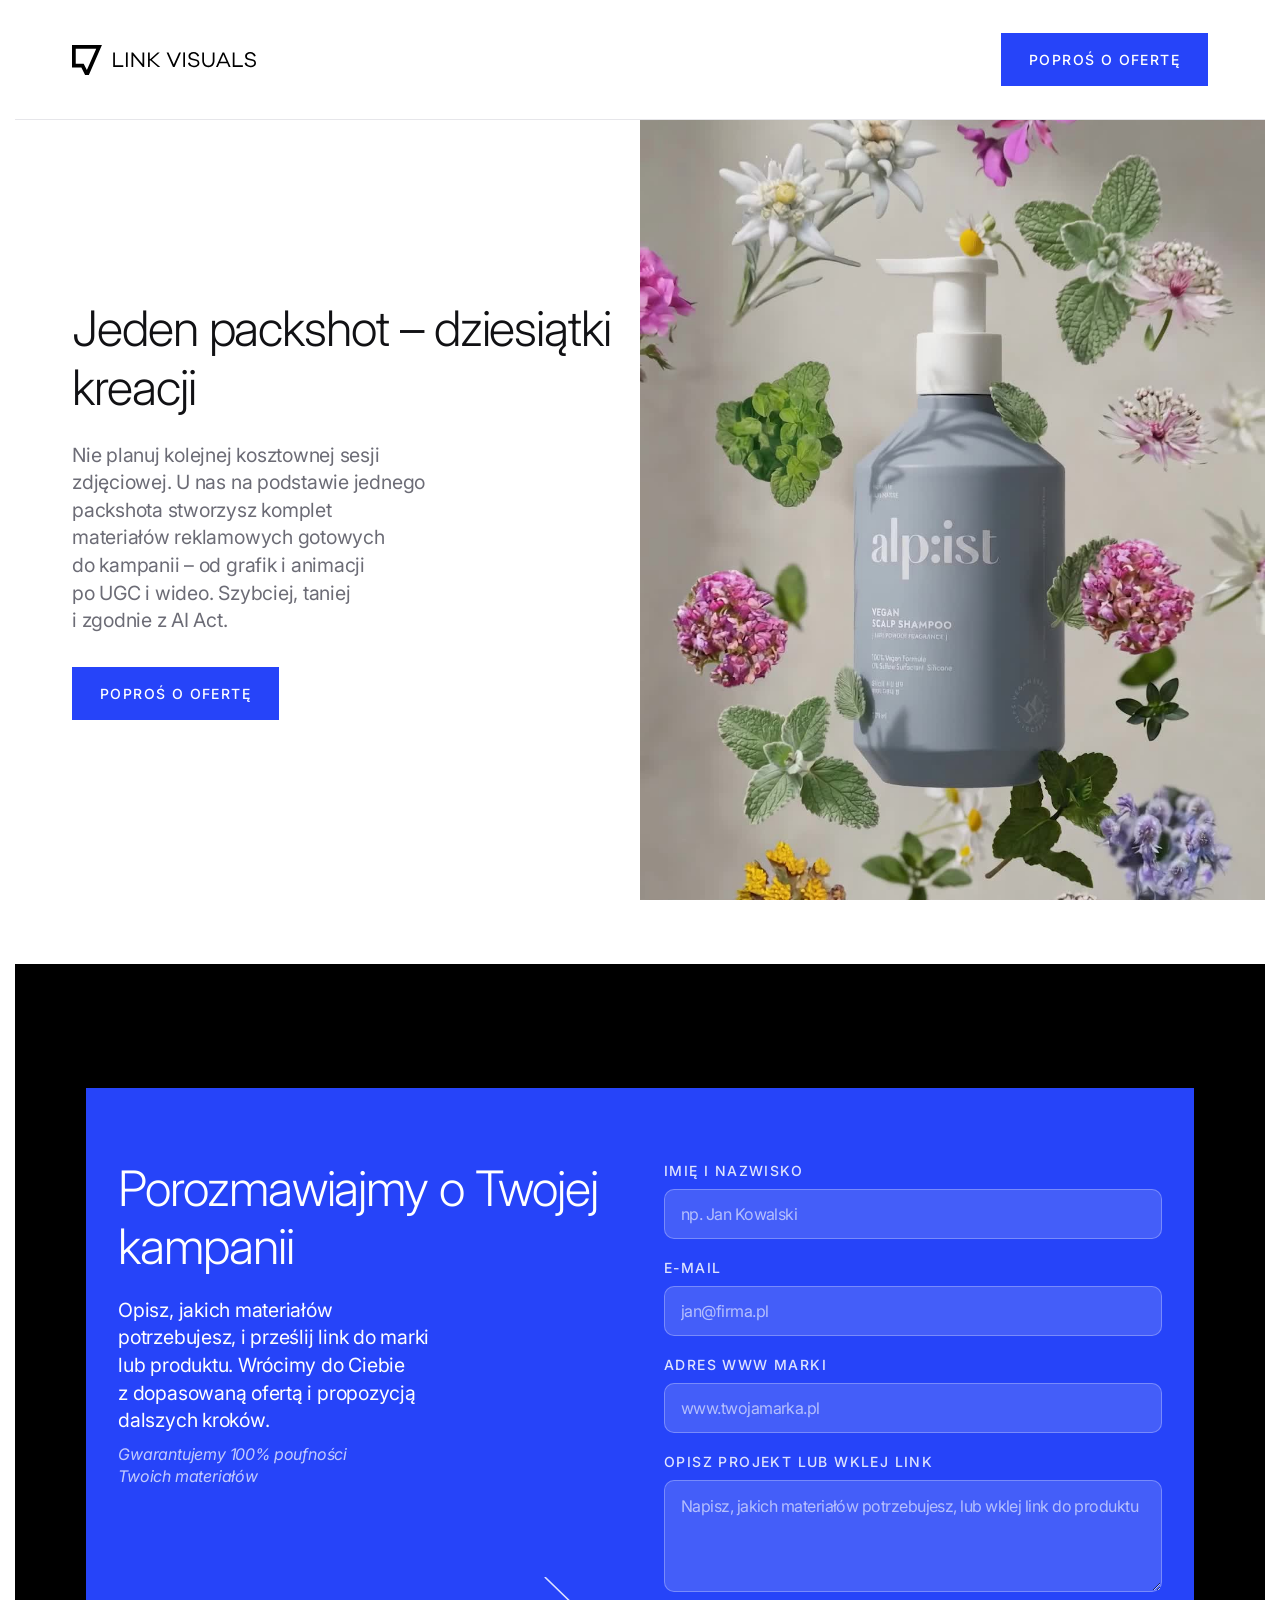
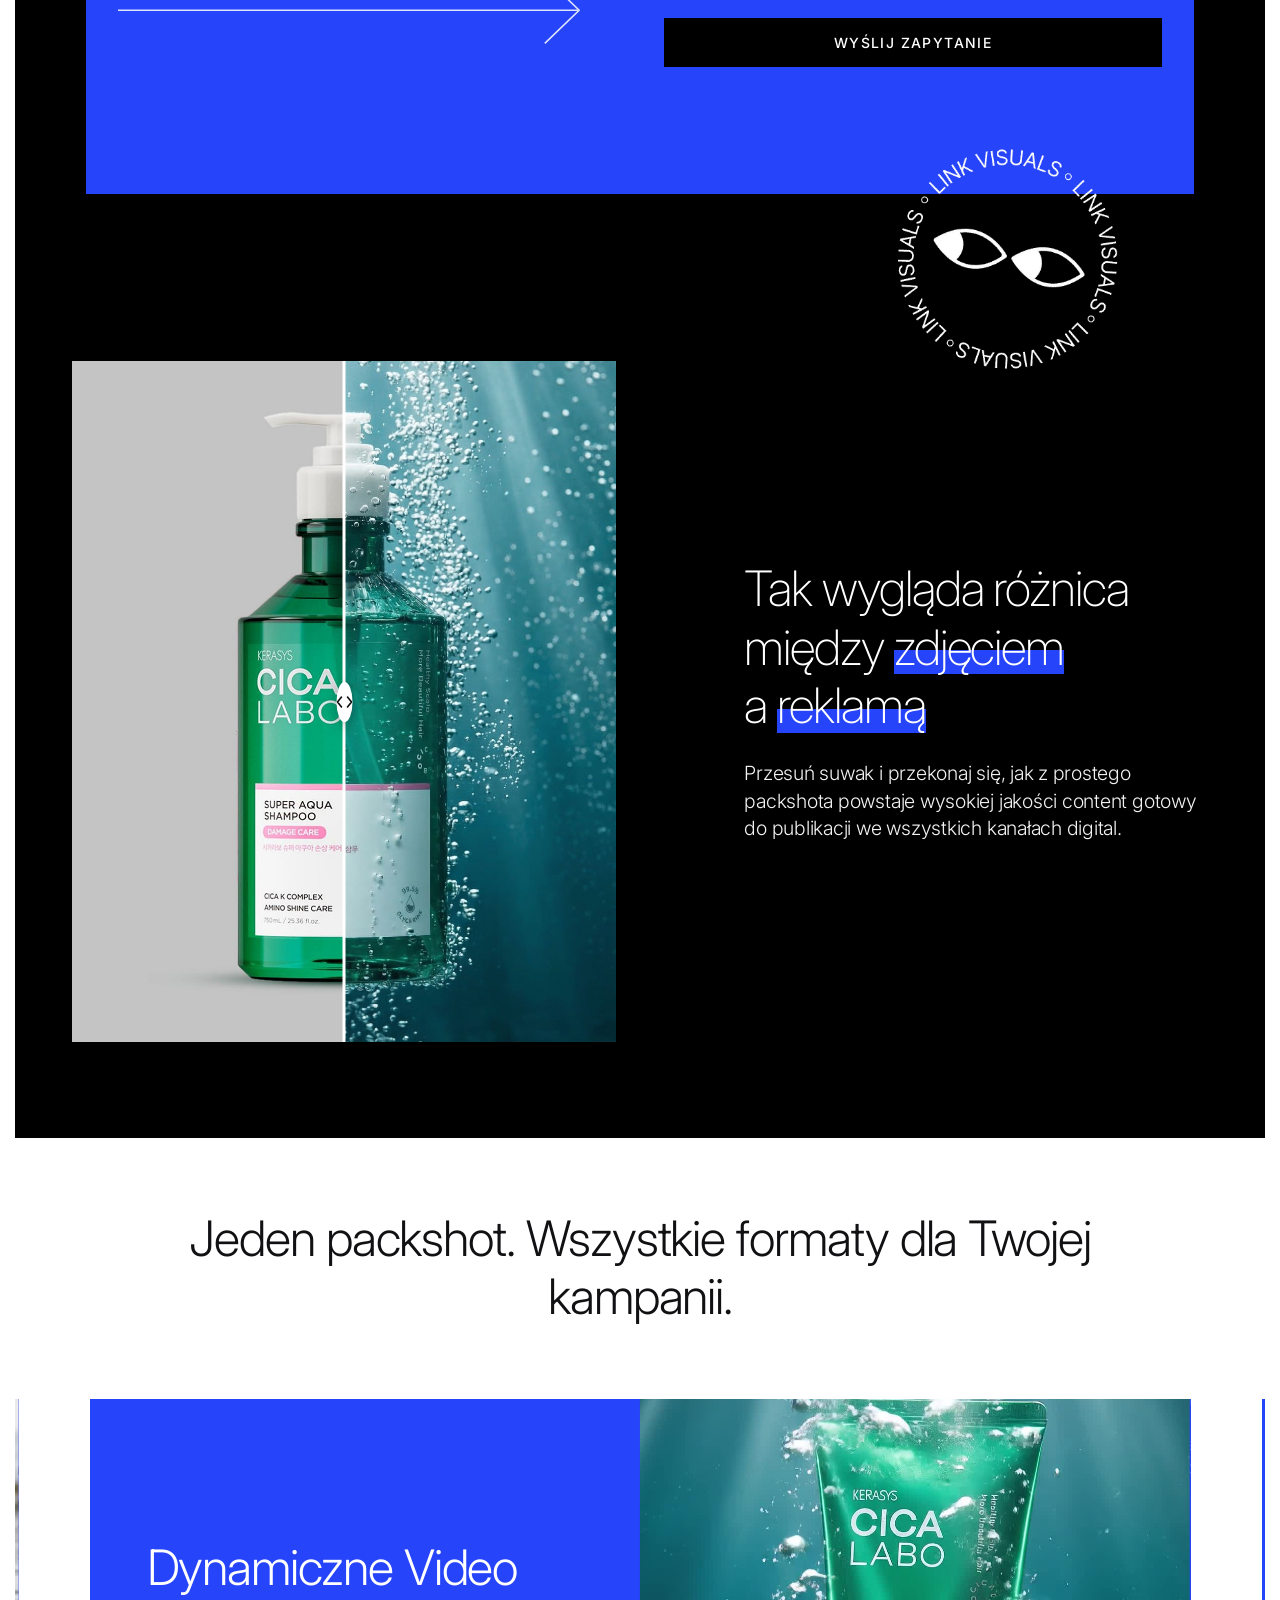
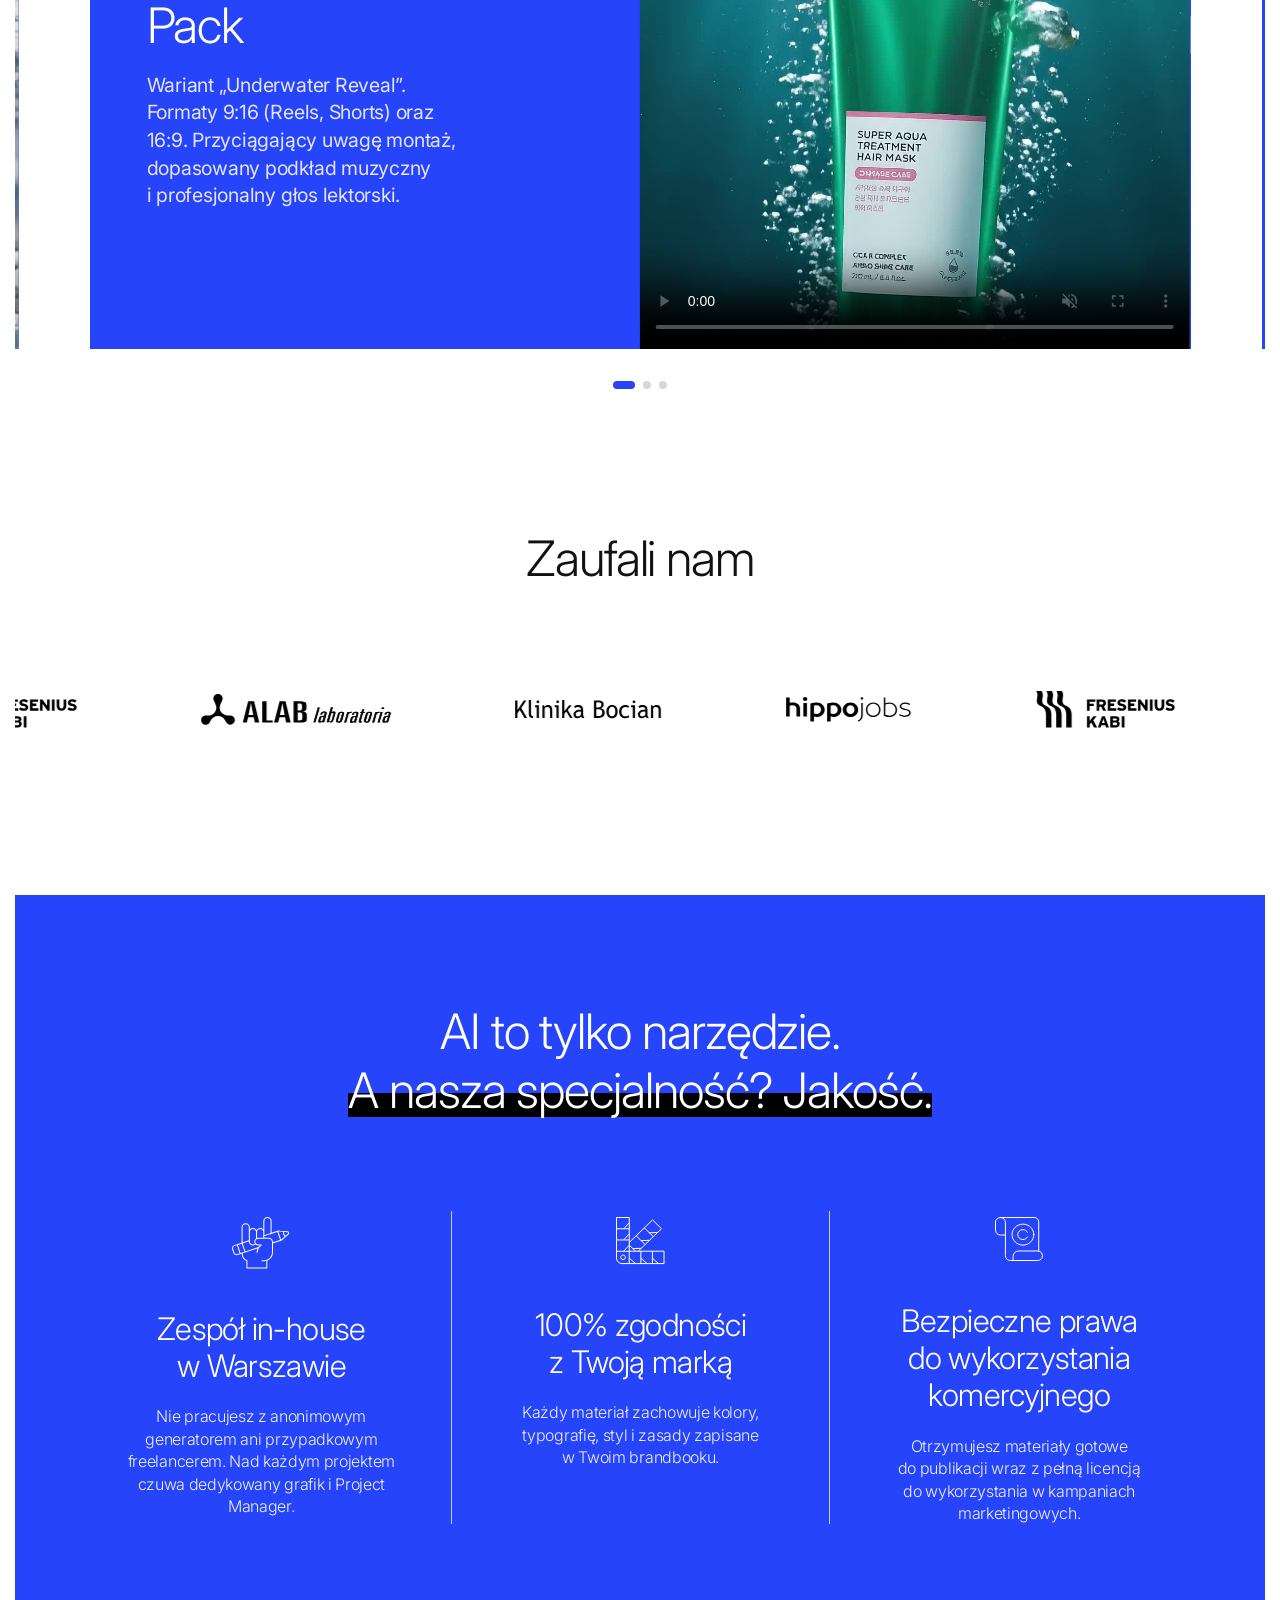
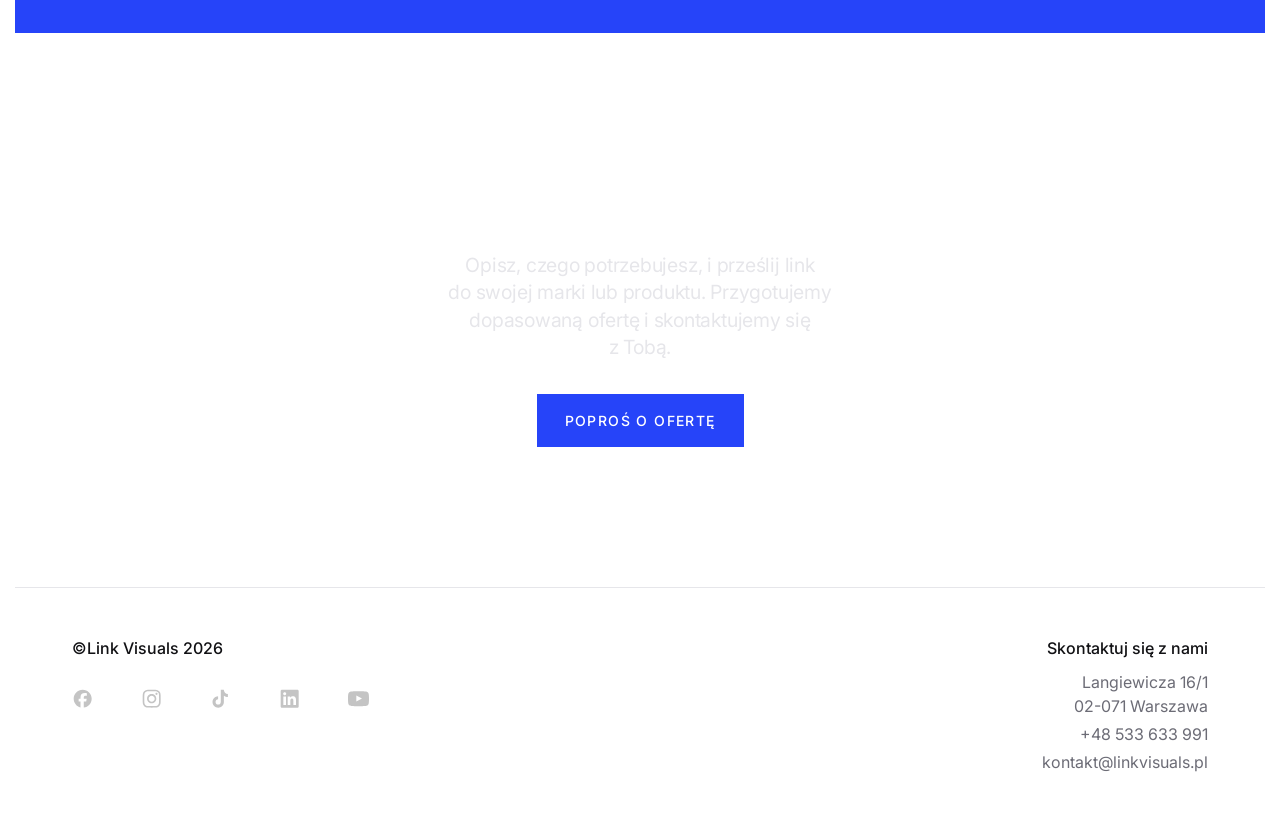
<file: index.html>
<!DOCTYPE html>
<html lang="pl">
<head>
<meta charset="UTF-8">
<meta name="viewport" content="width=device-width, initial-scale=1.0">
<title>Link Visuals – Jeden packshot, dziesiątki kreacji</title>
<meta name="description" content="Z jednego packshota tworzymy komplet materiałów reklamowych: grafiki, animacje, UGC i wideo gotowe do kampanii.">
<link rel="preconnect" href="https://fonts.googleapis.com">
<link rel="preconnect" href="https://fonts.gstatic.com" crossorigin>
<link href="https://fonts.googleapis.com/css2?family=Inter:wght@200;300;400;500;600;700;800&display=swap" rel="stylesheet">
<link rel="stylesheet" href="assets/css/style.css?v=11">
<link rel="icon" type="image/svg+xml" href="assets/img/favicon.svg">
</head>
<body>

<header class="site-header">
  <div class="container header-inner">
    <a href="#" class="logo">
      <img src="assets/svg/logo-lv-black.svg" alt="Link Visuals" class="logo-mark" width="300" height="49">
    </a>
    <a href="#kontakt-formularz" class="btn btn-primary btn-sm">Poproś o&nbsp;ofertę</a>
  </div>
</header>

<main>

  <!-- HERO -->
  <section class="hero">
    <div class="container hero-grid">
      <div class="hero-copy">
        <h1>Jeden packshot – dziesiątki kreacji</h1>
        <p class="lead">Nie planuj kolejnej kosztownej sesji zdjęciowej. U&nbsp;nas na&nbsp;podstawie jednego packshota stworzysz komplet materiałów reklamowych gotowych do&nbsp;kampanii – od&nbsp;grafik i&nbsp;animacji po&nbsp;UGC i&nbsp;wideo. Szybciej, taniej i&nbsp;zgodnie z&nbsp;AI Act.</p>
        <a href="#kontakt-formularz" class="btn btn-primary">Poproś o&nbsp;ofertę</a>
      </div>
      <div class="hero-media">
        <video class="hero-video" src="assets/video/hero-video.mp4" poster="assets/img/hero-video-poster.jpg" autoplay muted loop playsinline preload="auto">
          <img src="assets/img/hero-video-poster.jpg" alt="Packshot produktu kosmetycznego wśród kwiatów">
        </video>
      </div>
    </div>
  </section>

  <!-- LEAD FORM + BADGE -->
  <section class="lead-section" id="kontakt-formularz">
    <div class="lead-form-band">
      <div class="container lead-grid">
        <div class="lead-copy">
          <h2>Porozmawiajmy o&nbsp;Twojej kampanii</h2>
          <p>Opisz, jakich materiałów potrzebujesz, i&nbsp;prześlij link do&nbsp;marki lub produktu. Wrócimy do&nbsp;Ciebie z&nbsp;dopasowaną ofertą i&nbsp;propozycją dalszych kroków.</p>
          <p class="muted"><em>Gwarantujemy 100% poufności Twoich materiałów</em></p>
          <!-- geometria z referencji: prosta linia 460px, grot 34x66, na wysokości przycisku -->
          <svg class="lead-arrow" width="462" height="67" viewBox="0 0 462 67" fill="none" xmlns="http://www.w3.org/2000/svg" aria-hidden="true">
            <line x1="0" y1="33.2" x2="460" y2="33.2" stroke="currentColor" stroke-width="1.6"/>
            <path d="M426.8 0 L461.1 33.2 L426.8 66.4" stroke="currentColor" stroke-width="1.6" fill="none"/>
          </svg>
        </div>

        <form class="lead-form" id="quoteForm" novalidate>
          <div class="field">
            <label for="fullname">Imię i&nbsp;nazwisko</label>
            <input type="text" id="fullname" name="fullname" placeholder="np. Jan Kowalski" required>
          </div>
          <div class="field">
            <label for="email">E-mail</label>
            <input type="email" id="email" name="email" placeholder="jan@firma.pl" required>
          </div>
          <div class="field">
            <label for="website">Adres www marki</label>
            <input type="text" id="website" name="website" placeholder="www.twojamarka.pl" required>
          </div>
          <div class="field">
            <label for="project">Opisz projekt lub wklej link</label>
            <textarea id="project" name="project" placeholder="Napisz, jakich materiałów potrzebujesz, lub wklej link do&nbsp;produktu" required></textarea>
          </div>
          <button type="submit" class="btn btn-light btn-block">Wyślij zapytanie</button>
          <p class="form-note" id="formNote" role="status" aria-live="polite"></p>
        </form>
      </div>

      <!-- znaczek siedzi na styku niebieskiej apli i czarnej sekcji,
           dlatego jest wewnątrz apli (top:100% = jej dolna krawędź) -->
      <div class="badge-stamp" aria-hidden="true">
        <img src="assets/img/badge-link-visuals.png" alt="" width="1080" height="1080">
      </div>
    </div>

    <!-- BEFORE / AFTER -->
    <div class="container compare-grid">
      <div class="compare-media">
        <div class="compare-slider" id="compareSlider">
          <img src="assets/img/compare-after.jpg" alt="Produkt w dynamicznej kampanii reklamowej" class="compare-img compare-after">
          <div class="compare-clip" id="compareClip">
            <img src="assets/img/compare-before.jpg" alt="Zwykłe zdjęcie katalogowe produktu" class="compare-img compare-before">
          </div>
          <div class="compare-handle" id="compareHandle">
            <span class="compare-handle-icon">
              <svg width="16" height="16" viewBox="0 0 16 16" fill="none"><path d="M5 3L1 8l4 5M11 3l4 5-4 5" stroke="#0b0b0b" stroke-width="1.6" stroke-linecap="round" stroke-linejoin="round"/></svg>
            </span>
          </div>
        </div>
      </div>
      <div class="compare-copy">
        <h2>Tak wygląda różnica między <mark class="mark-accent">zdjęciem</mark> a&nbsp;<mark class="mark-accent">reklamą</mark></h2>
        <p>Przesuń suwak i&nbsp;przekonaj się, jak z&nbsp;prostego packshota powstaje wysokiej jakości content gotowy do&nbsp;publikacji we&nbsp;wszystkich kanałach digital.</p>
      </div>
    </div>
  </section>

  <!-- PACKAGES CAROUSEL -->
  <section class="packages">
    <div class="container">
      <h2 class="section-title">Jeden packshot. Wszystkie formaty dla Twojej kampanii.</h2>
    </div>
    <div class="carousel-wrap">
      <div class="carousel-track" id="carouselTrack">
        <article class="pack-card pack-card--video">
          <div class="pack-copy">
            <h3>Dynamiczne Video Pack</h3>
            <p>Wariant „Underwater Reveal”. Formaty 9:16 (Reels, Shorts) oraz 16:9. Przyciągający uwagę montaż, dopasowany podkład muzyczny i&nbsp;profesjonalny głos lektorski.</p>
          </div>
          <video src="assets/video/pack-underwater.mp4" poster="assets/img/pack-underwater-poster.jpg" autoplay muted loop controls playsinline preload="auto"></video>
        </article>
        <article class="pack-card pack-card--static">
          <div class="pack-copy">
            <h3>Dynamiczne Video Pack</h3>
            <p>Wariant „Lifestyle”. Produkt osadzony w&nbsp;naturalnym kontekście użycia – buduje zaufanie i&nbsp;autentyczność marki.</p>
          </div>
          <video src="assets/video/pack-lifestyle.mp4" poster="assets/img/pack-lifestyle-poster.jpg" autoplay muted loop controls playsinline preload="auto"></video>
        </article>
        <article class="pack-card pack-card--ab">
          <div class="pack-copy">
            <h3>Dynamiczne Video Pack</h3>
            <p>Wariant „Natura”. Świeże, plenerowe ujęcie produktu – świetnie sprawdza się jako hook zatrzymujący scrollowanie.</p>
          </div>
          <video src="assets/video/pack-river.mp4" poster="assets/img/pack-river-poster.jpg" autoplay muted loop controls playsinline preload="auto"></video>
        </article>
      </div>
      <div class="carousel-dots" id="carouselDots"></div>
    </div>
  </section>

  <!-- TRUST LOGOS -->
  <section class="trust">
    <div class="container">
      <h2 class="section-title section-title--sm">Zaufali nam</h2>
    </div>
    <div class="trust-marquee" id="trustMarquee" aria-label="Logotypy klientów">
      <div class="trust-track" id="trustTrack">
        <div class="trust-logo-group">
          <img src="assets/svg/logo-fresenius.svg" alt="Fresenius Kabi" class="trust-logo trust-logo--fresenius" width="157" height="42" loading="lazy">
          <img src="assets/svg/logo-alab.svg" alt="ALAB laboratoria" class="trust-logo trust-logo--alab" width="212" height="34" loading="lazy">
          <img src="assets/svg/logo-bocian.svg" alt="Klinika Bocian" class="trust-logo trust-logo--bocian" width="165" height="21" loading="lazy">
          <img src="assets/svg/logo-hippo.svg" alt="hippojobs" class="trust-logo trust-logo--hippo" width="142" height="29" loading="lazy">
        </div>
      </div>
    </div>
  </section>

  <!-- VALUE PROPS -->
  <section class="values">
    <div class="container">
      <h2 class="section-title section-title--light">AI to tylko narzędzie.<br><mark>A nasza specjalność? Jakość.</mark></h2>
      <div class="values-grid">
        <div class="value-item">
          <img src="assets/svg/icon-zespol.svg" alt="" class="value-icon" width="58" height="52">
          <h3>Zespół in-house<br>w&nbsp;Warszawie</h3>
          <p>Nie pracujesz z&nbsp;anonimowym generatorem ani przypadkowym freelancerem. Nad każdym projektem czuwa dedykowany grafik i&nbsp;Project Manager.</p>
        </div>
        <div class="value-item">
          <img src="assets/svg/icon-brandbook.svg" alt="" class="value-icon" width="49" height="48">
          <h3>100% zgodności<br>z&nbsp;Twoją marką</h3>
          <p>Każdy materiał zachowuje kolory, typografię, styl i&nbsp;zasady zapisane w&nbsp;Twoim brandbooku.</p>
        </div>
        <div class="value-item">
          <img src="assets/svg/icon-copyright.svg" alt="" class="value-icon" width="48" height="44">
          <h3>Bezpieczne prawa<br>do&nbsp;wykorzystania komercyjnego</h3>
          <p>Otrzymujesz materiały gotowe do&nbsp;publikacji wraz z&nbsp;pełną licencją do&nbsp;wykorzystania w&nbsp;kampaniach marketingowych.</p>
        </div>
      </div>
    </div>
  </section>

  <!-- FINAL CTA -->
  <section class="final-cta">
    <video class="final-cta-bg" autoplay muted loop playsinline preload="auto">
      <source src="assets/video/video-s7-mobile.mp4" media="(max-width: 900px)" type="video/mp4">
      <source src="assets/video/video-s7.mp4" type="video/mp4">
    </video>
    <div class="container final-cta-content">
      <h2>Jeden packshot. I&nbsp;ruszasz z&nbsp;kampanią.</h2>
      <p>Opisz, czego potrzebujesz, i&nbsp;prześlij link do&nbsp;swojej marki lub produktu. Przygotujemy dopasowaną ofertę i&nbsp;skontaktujemy się z&nbsp;Tobą.</p>
      <a href="#kontakt-formularz" class="btn btn-primary">Poproś o&nbsp;ofertę</a>
    </div>
  </section>

</main>

<footer class="site-footer">
  <div class="container footer-grid">
    <div class="footer-brand">
      <p>©Link Visuals 2026</p>
      <div class="social-icons">
        <a href="#" aria-label="Facebook"><img src="assets/svg/icon-facebook.svg" alt="" width="21" height="21"></a>
        <a href="#" aria-label="Instagram"><img src="assets/svg/icon-instagram.svg" alt="" width="21" height="21"></a>
        <a href="#" aria-label="TikTok"><img src="assets/svg/icon-tiktok.svg" alt="" width="21" height="21"></a>
        <a href="#" aria-label="LinkedIn"><img src="assets/svg/icon-linkedin.svg" alt="" width="21" height="21"></a>
        <a href="#" aria-label="YouTube"><img src="assets/svg/icon-youtube.svg" alt="" width="21" height="21"></a>
      </div>
    </div>
    <div class="footer-contact">
      <h3>Skontaktuj się z&nbsp;nami</h3>
      <p>Langiewicza 16/1<br>02-071 Warszawa</p>
      <p><a href="tel:+48533633991">+48 533 633 991</a></p>
      <p><a href="mailto:kontakt@linkvisuals.pl">kontakt@linkvisuals.pl</a></p>
    </div>
  </div>
</footer>

<script src="assets/js/main.js?v=5"></script>
</body>
</html>
</file>
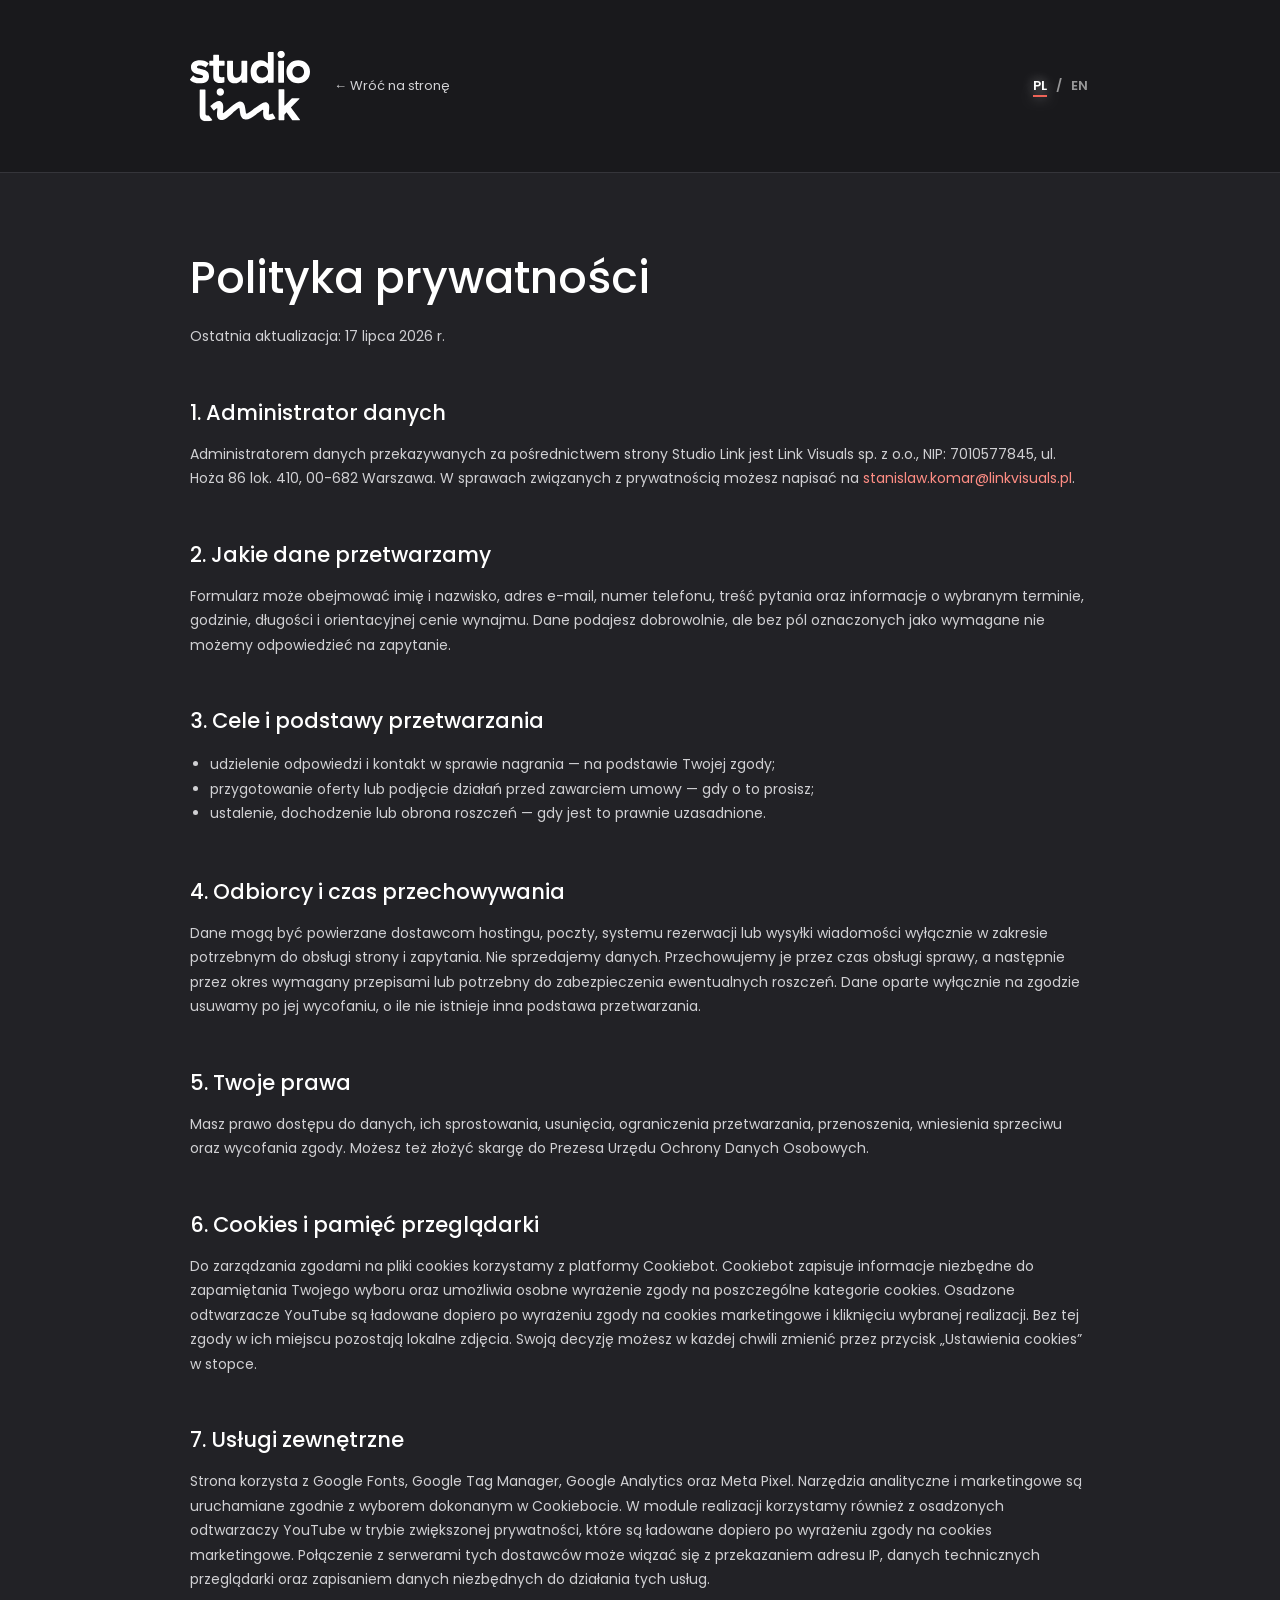
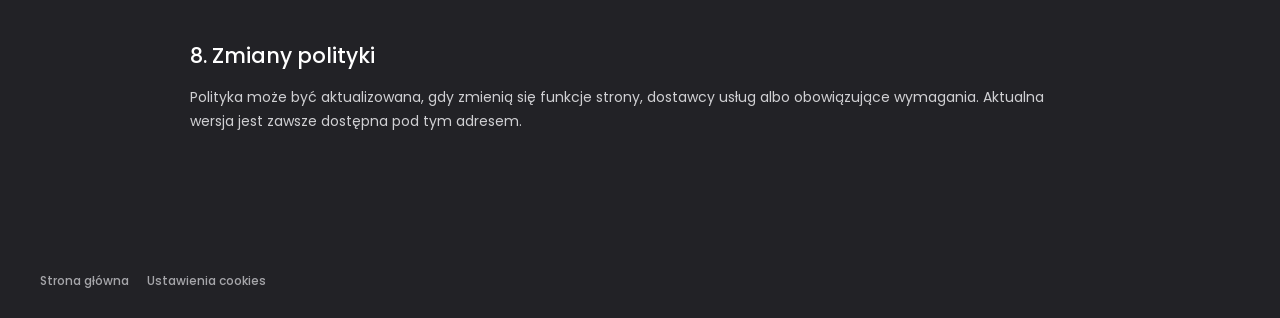
<file: privacy.html>
<!doctype html>
<html lang="pl">
  <head>
    <meta charset="UTF-8" />
    <meta name="viewport" content="width=device-width, initial-scale=1.0" />
    <!-- Google Consent Mode -->
    <script data-cookieconsent="ignore">
      window.dataLayer = window.dataLayer || [];
      function gtag() { dataLayer.push(arguments); }
      gtag('consent', 'default', {
        ad_personalization: 'denied',
        ad_storage: 'denied',
        ad_user_data: 'denied',
        analytics_storage: 'denied',
        functionality_storage: 'denied',
        personalization_storage: 'denied',
        security_storage: 'granted',
        wait_for_update: 500
      });
      gtag('set', 'ads_data_redaction', true);
      gtag('set', 'url_passthrough', true);
    </script>
    <!-- End Google Consent Mode -->
    <!-- Google Tag Manager -->
    <script data-cookieconsent="ignore">
      (function(w,d,s,l,i){w[l]=w[l]||[];w[l].push({'gtm.start':
      new Date().getTime(),event:'gtm.js'});var f=d.getElementsByTagName(s)[0],
      j=d.createElement(s),dl=l!='dataLayer'?'&l='+l:'';j.async=true;j.src=
      'https://www.googletagmanager.com/gtm.js?id='+i+dl;f.parentNode.insertBefore(j,f);
      })(window,document,'script','dataLayer','GTM-KMF7BQK');
    </script>
    <!-- End Google Tag Manager -->
    <script
      id="Cookiebot"
      src="https://consent.cookiebot.com/uc.js"
      data-cbid="f5338e39-4d0e-427c-aba7-2907a7adf9da"
      data-blockingmode="auto"
      type="text/javascript"
    ></script>
    <!-- Meta Pixel Code -->
    <script type="text/plain" data-cookieconsent="marketing">
      !function(f,b,e,v,n,t,s)
      {if(f.fbq)return;n=f.fbq=function(){n.callMethod?
      n.callMethod.apply(n,arguments):n.queue.push(arguments)};
      if(!f._fbq)f._fbq=n;n.push=n;n.loaded=!0;n.version='2.0';
      n.queue=[];t=b.createElement(e);t.async=!0;
      t.src=v;s=b.getElementsByTagName(e)[0];
      s.parentNode.insertBefore(t,s)}(window,document,'script',
      'https://connect.facebook.net/en_US/fbevents.js');
      fbq('init', '1255339172728681');
      fbq('track', 'PageView');
    </script>
    <!-- End Meta Pixel Code -->
    <meta name="theme-color" content="#222226" />
    <meta name="color-scheme" content="dark" />
    <meta name="description" content="Polityka prywatności i cookies Studio Link." />
    <meta name="robots" content="noindex,follow" />
    <title>Polityka prywatności — Studio Link</title>
    <link rel="canonical" href="https://studio.linkvisuals.pl/privacy.html" />
    <link rel="icon" href="assets/images/logo.svg?v=favicon-2" type="image/svg+xml" />
    <link rel="preconnect" href="https://fonts.googleapis.com" />
    <link rel="preconnect" href="https://fonts.gstatic.com" crossorigin />
    <link href="https://fonts.googleapis.com/css2?family=Poppins:wght@300;400;500;600;700&display=swap" rel="stylesheet" />
    <link rel="stylesheet" href="assets/styles/main.css?v=72" />
  </head>
  <body>
    <!-- Google Tag Manager (noscript) -->
    <noscript><iframe src="https://www.googletagmanager.com/ns.html?id=GTM-KMF7BQK" height="0" width="0" style="display:none;visibility:hidden"></iframe></noscript>
    <!-- End Google Tag Manager (noscript) -->
    <header class="privacy-header"><div class="privacy-header__inner"><a href="/"><img src="assets/images/logo.svg" width="197" height="116" alt="Studio Link" /></a><a href="/">← Wróć na stronę</a><div class="language-switch language-switch--static" role="group" aria-label="Language"><button type="button" data-language="pl">PL</button><span aria-hidden="true">/</span><button type="button" data-language="en">EN</button></div></div></header>
    <main class="privacy-page">
      <article class="privacy-article">
        <h1>Polityka prywatności</h1>
        <p>Ostatnia aktualizacja: 17 lipca 2026 r.</p>

        <section><h2>1. Administrator danych</h2><p>Administratorem danych przekazywanych za pośrednictwem strony Studio Link jest Link Visuals sp. z o.o., NIP: 7010577845, ul. Hoża 86 lok. 410, 00-682 Warszawa. W sprawach związanych z prywatnością możesz napisać na <a href="mailto:stanislaw.komar@linkvisuals.pl">stanislaw.komar@linkvisuals.pl</a>.</p></section>

        <section><h2>2. Jakie dane przetwarzamy</h2><p>Formularz może obejmować imię i nazwisko, adres e-mail, numer telefonu, treść pytania oraz informacje o wybranym terminie, godzinie, długości i orientacyjnej cenie wynajmu. Dane podajesz dobrowolnie, ale bez pól oznaczonych jako wymagane nie możemy odpowiedzieć na zapytanie.</p></section>

        <section><h2>3. Cele i podstawy przetwarzania</h2><ul><li>udzielenie odpowiedzi i kontakt w sprawie nagrania — na podstawie Twojej zgody;</li><li>przygotowanie oferty lub podjęcie działań przed zawarciem umowy — gdy o to prosisz;</li><li>ustalenie, dochodzenie lub obrona roszczeń — gdy jest to prawnie uzasadnione.</li></ul></section>

        <section><h2>4. Odbiorcy i czas przechowywania</h2><p>Dane mogą być powierzane dostawcom hostingu, poczty, systemu rezerwacji lub wysyłki wiadomości wyłącznie w zakresie potrzebnym do obsługi strony i zapytania. Nie sprzedajemy danych. Przechowujemy je przez czas obsługi sprawy, a następnie przez okres wymagany przepisami lub potrzebny do zabezpieczenia ewentualnych roszczeń. Dane oparte wyłącznie na zgodzie usuwamy po jej wycofaniu, o ile nie istnieje inna podstawa przetwarzania.</p></section>

        <section><h2>5. Twoje prawa</h2><p>Masz prawo dostępu do danych, ich sprostowania, usunięcia, ograniczenia przetwarzania, przenoszenia, wniesienia sprzeciwu oraz wycofania zgody. Możesz też złożyć skargę do Prezesa Urzędu Ochrony Danych Osobowych.</p></section>

        <section id="cookies"><h2>6. Cookies i pamięć przeglądarki</h2><p>Do zarządzania zgodami na pliki cookies korzystamy z platformy Cookiebot. Cookiebot zapisuje informacje niezbędne do zapamiętania Twojego wyboru oraz umożliwia osobne wyrażenie zgody na poszczególne kategorie cookies. Osadzone odtwarzacze YouTube są ładowane dopiero po wyrażeniu zgody na cookies marketingowe i kliknięciu wybranej realizacji. Bez tej zgody w ich miejscu pozostają lokalne zdjęcia. Swoją decyzję możesz w każdej chwili zmienić przez przycisk „Ustawienia cookies” w stopce.</p></section>

        <section><h2>7. Usługi zewnętrzne</h2><p>Strona korzysta z Google Fonts, Google Tag Manager, Google Analytics oraz Meta Pixel. Narzędzia analityczne i marketingowe są uruchamiane zgodnie z wyborem dokonanym w Cookiebocie. W module realizacji korzystamy również z osadzonych odtwarzaczy YouTube w trybie zwiększonej prywatności, które są ładowane dopiero po wyrażeniu zgody na cookies marketingowe. Połączenie z serwerami tych dostawców może wiązać się z przekazaniem adresu IP, danych technicznych przeglądarki oraz zapisaniem danych niezbędnych do działania tych usług.</p></section>

        <section><h2>8. Zmiany polityki</h2><p>Polityka może być aktualizowana, gdy zmienią się funkcje strony, dostawcy usług albo obowiązujące wymagania. Aktualna wersja jest zawsze dostępna pod tym adresem.</p></section>
      </article>
    </main>
    <footer class="footer"><div class="footer__legal"><a href="/">Strona główna</a><button type="button" data-cookie-settings>Ustawienia cookies</button></div></footer>
    <script charset="UTF-8" src="assets/scripts/i18n.js?v=12"></script>
    <script charset="UTF-8" src="assets/scripts/analytics.js?v=1"></script>
    <script charset="UTF-8" src="assets/scripts/main.js?v=53"></script>
  </body>
</html>
</file>
<file: assets/css/style.css>
/* ===== Reset & base ===== */
*, *::before, *::after { box-sizing: border-box; }
html { scrollbar-gutter: stable both-edges; }
html, body { margin: 0; padding: 0; }
body {
  font-family: 'Inter', -apple-system, BlinkMacSystemFont, 'Segoe UI', Roboto, Arial, sans-serif;
  color: #111114;
  background: #ffffff;
  line-height: 1.5;
  -webkit-font-smoothing: antialiased;
}
img { max-width: 100%; display: block; }
a { color: inherit; text-decoration: none; }
h1, h2, h3, p { margin: 0; }
ul { list-style: none; margin: 0; padding: 0; }
button { font-family: inherit; }

:root {
  /* kolory pobrane z referencji (Desktop.pdf) */
  --blue: #2644f9;
  --blue-dark: #1b25b8;
  --black: #000000;
  --gray-text: #6c6c76;
  --border-light: #e6e6ea;
  --radius-lg: 20px;
  --radius-md: 12px;
  --container-w: 1200px;

  /* Skala typograficzna z referencji (kanwa 1440px):
     nagłówki 55px/66px w.300, śródtytuły 35px/42px, tekst 22px/31px,
     drobny 16px, labelki i przyciski 14px CAPS +0.1em */
  --fs-h: clamp(2rem, 3.8194vw, 55px);
  --fs-h-sm: clamp(1.25rem, 2.4306vw, 35px);
  --fs-body: clamp(1rem, 1.5278vw, 22px);
  --fs-small: 16px;
  --fs-caps: 14px;
  --ls-h: -0.022em;
  --ls-body: -0.012em;
  --ls-caps: 0.1em;
  --lh-h: 1.2;
  --lh-body: 1.41;

  /* header startuje wysoki i kurczy się przy scrollowaniu */
  --header-h: 120px;
  --header-h-compact: 76px;
}

.container {
  max-width: var(--container-w);
  margin: 0 auto;
  padding: 0 32px;
}

/* Podświetlenie 1:1 z referencji: pasek o wysokości 0.4977em przesunięty w dół —
   górna krawędź 0.2523em pod górą x-height, dolna 0.189em pod linią pisma.
   Rysowany gradientem, bo tło elementu inline objęłoby całą wysokość pudełka.
   Litery zostają w kolorze tekstu, pasek jest tylko za nimi. */
mark {
  background: linear-gradient(#000, #000) no-repeat;
  background-size: 100% 0.4977em;
  background-position: 0 0.6613em;
  color: inherit;
  border-radius: 0;
  box-decoration-break: clone;
  -webkit-box-decoration-break: clone;
}
/* na czarnym tle pasek jest niebieski (jak w referencji) */
mark.mark-accent {
  background-image: linear-gradient(var(--blue), var(--blue));
}

.muted { color: var(--gray-text); font-size: var(--fs-small); letter-spacing: var(--ls-body); }

/* ===== Buttons ===== */
.btn {
  display: inline-flex;
  align-items: center;
  justify-content: center;
  font-weight: 500;
  font-size: var(--fs-caps);
  letter-spacing: var(--ls-caps);
  text-transform: uppercase;
  padding: 16px 28px;
  border-radius: 0;
  border: none;
  cursor: pointer;
  transition: transform 0.15s ease, opacity 0.15s ease;
  white-space: nowrap;
}
.btn:hover { opacity: 0.9; }
.btn:active { transform: scale(0.98); }
.btn-primary { background: var(--blue); color: #fff; }
.btn-light { background: #f2f2f4; color: #0a0a0c; }
.btn-block { width: 100%; }
.btn-sm { padding: 11px 20px; font-size: 12px; }

/* ===== Header ===== */
.site-header {
  position: sticky;
  top: 0;
  z-index: 50;
  background: #ffffffee;
  backdrop-filter: blur(8px);
  border-bottom: 1px solid var(--border-light);
}
.site-header { height: var(--header-h); transition: height 0.25s ease; }
.site-header.is-compact { height: var(--header-h-compact); }
.header-inner {
  display: flex;
  align-items: center;
  justify-content: space-between;
  height: 100%;
}
.logo {
  display: flex;
  align-items: center;
}
.logo-mark { height: 30px; width: auto; display: block; transition: height 0.25s ease; }
.site-header.is-compact .logo-mark { height: 22px; }
.site-header .btn-sm {
  padding: 16px 28px;
  font-size: 14px;
  white-space: nowrap;
  transition: padding 0.25s ease, font-size 0.25s ease, transform 0.15s ease, opacity 0.15s ease;
}
.site-header.is-compact .btn-sm {
  padding: 11px 20px;
  font-size: 12px;
}

/* ===== Hero ===== */
/* Hero mieści się w jednym ekranie — bez tego pionowy film 9:16 rozpychał
   sekcję na własną wysokość i tekst nie wypadał na środku ekranu. */
.hero {
  padding: 48px 0;
  min-height: calc(100vh - var(--header-h));
  min-height: calc(100svh - var(--header-h));
  display: flex;
  align-items: center;
  position: relative;   /* układ odniesienia dla kadru dochodzącego do krawędzi */
}
.hero-grid {
  display: grid;
  grid-template-columns: 1fr 1fr;
  gap: 48px;
  align-items: center;
  width: 100%;
}
.hero-copy h1 {
  font-size: var(--fs-h);
  font-weight: 300;
  line-height: var(--lh-h);
  letter-spacing: var(--ls-h);
}
.hero-copy .lead {
  margin-top: 24px;
  color: var(--gray-text);
  font-size: var(--fs-body);
  line-height: var(--lh-body);
  letter-spacing: var(--ls-body);
  max-width: 30ch;
}
.hero-copy .btn { margin-top: 32px; }
/* W referencji kadr zajmuje prawą połowę ekranu i dochodzi do jego krawędzi
   (x=720..1440). Wcześniej był zamknięty w kontenerze 1200px, więc na dużych
   ekranach zostawało po prawej dużo pustego miejsca (uwaga Pauliny). */
.hero-media {
  position: absolute;
  top: 0;
  right: 0;
  bottom: 0;
  width: 50%;
}
.hero-media img, .hero-media video {
  width: 100%;
  height: 100%;
  object-fit: cover;
  display: block;
}

/* ===== Lead / form section ===== */
.lead-section {
  background: var(--black);
  color: #fff;
  margin-top: 64px;
  position: relative;
  overflow: hidden;
}
/* W referencji niebieski to panel 1280x679 wsunięty w czarne tło (x=80..1360,
   czyli 5.56% z każdej strony), a nie pas na całą szerokość — uwaga Pauliny
   o „niebieskiej ramce”. Górny margines 140px, dolny 80px przy kanwie 1440. */
.lead-form-band {
  background: var(--blue);
  margin: 9.72vw 5.56vw 5.56vw;
  padding: 5.56vw 0 0;
  position: relative;
}
.lead-grid {
  display: grid;
  grid-template-columns: 1fr 1fr;
  gap: 48px;
  padding-bottom: 96px;
}
.lead-copy h2 { font-size: var(--fs-h); font-weight: 300; line-height: var(--lh-h); letter-spacing: var(--ls-h); }
.lead-copy p { margin-top: 20px; max-width: 28ch; font-size: var(--fs-body); line-height: var(--lh-body); letter-spacing: var(--ls-body); }
.lead-copy .muted { color: rgba(255,255,255,0.72); margin-top: 8px; font-size: var(--fs-small); }
/* Strzałka dosunięta do dołu kolumny, żeby wypadła na wysokości przycisku CTA
   w formularzu (w referencji jej linia leży dokładnie na środku przycisku). */
.lead-copy { display: flex; flex-direction: column; }
.lead-arrow {
  color: #ffffff;
  opacity: 0.85;
  margin-top: auto;
  margin-bottom: 54px;   /* zmierzony dystans od dołu kolumny do środka przycisku */
  max-width: 100%;
  height: auto;
}

/* Pola leżą wprost na niebieskim panelu — w referencji nie ma osobnej karty */
.lead-form {
  display: flex;
  flex-direction: column;
  gap: 18px;
}
.field { display: flex; flex-direction: column; gap: 8px; }
.field label {
  font-size: var(--fs-caps);
  font-weight: 500;
  letter-spacing: var(--ls-caps);
  text-transform: uppercase;
  color: rgba(255,255,255,0.85);
}
.field input,
.field textarea {
  background: rgba(255,255,255,0.14);
  border: 1px solid rgba(255,255,255,0.28);
  border-radius: 10px;
  padding: 14px 16px;
  color: #fff;
  font-size: var(--fs-small);
  letter-spacing: -0.034em;
  font-family: inherit;
}
.field textarea { min-height: 112px; resize: vertical; line-height: 1.4; }
.field input::placeholder,
.field textarea::placeholder { color: rgba(255,255,255,0.6); }
.field input:focus,
.field textarea:focus { outline: none; border-color: #ffffff; }
.lead-form .btn-light { margin-top: 8px; background: var(--black); color: #fff; }
.form-note { min-height: 1em; font-size: 0.85rem; color: #d9ffe6; }

/* W referencji znaczek ma 419px przy kanwie 1440 (29.1vw), a krawędź styku
   niebieskiego z czernią przecina go na 31% jego wysokości. */
.badge-stamp {
  position: absolute;
  right: 0;            /* w referencji prawa krawędź znaczka = prawa krawędź panelu */
  top: 100%;
  transform: translateY(-31%);
  width: min(419px, 29.1vw);
  z-index: 5;
  pointer-events: none;
}
.badge-stamp img {
  display: block;
  width: 100%;
  height: auto;
  animation: badge-spin 18s linear infinite;
  will-change: transform;
}
@keyframes badge-spin {
  to { transform: rotate(360deg); }
}
@media (prefers-reduced-motion: reduce) {
  .badge-stamp img { animation: none; }
}

/* ===== Before/after compare ===== */
.compare-grid {
  display: grid;
  grid-template-columns: minmax(0, 1.08fr) minmax(0, 0.92fr);
  gap: clamp(112px, 10vw, 160px);
  align-items: center;
  /* padding-block, nie padding — ten element jest też .container i skrót
     zerowałby jego marginesy boczne */
  padding-block: 96px;
}
.compare-media { position: relative; }
.compare-slider {
  position: relative;
  aspect-ratio: 4 / 5;
  border-radius: 0;
  overflow: hidden;
  user-select: none;
  cursor: ew-resize;
  /* poziomy gest oddajemy suwakowi, pionowy zostaje przewijaniem strony */
  touch-action: pan-y;
}
.compare-img { position: absolute; inset: 0; width: 100%; height: 100%; object-fit: cover; }
.compare-clip {
  position: absolute;
  inset: 0;
  width: 50%;
  overflow: hidden;
}
.compare-clip .compare-img { max-width: none; }
.compare-handle {
  position: absolute;
  top: 0;
  bottom: 0;
  left: 50%;
  width: 3px;
  background: #ffffff;
  transform: translateX(-50%);
  display: flex;
  align-items: center;
  justify-content: center;
}
.compare-handle-icon {
  width: 40px;
  height: 40px;
  border-radius: 50%;
  background: #ffffff;
  display: flex;
  align-items: center;
  justify-content: center;
  box-shadow: 0 4px 14px rgba(0,0,0,0.3);
}
.compare-copy h2 { font-size: var(--fs-h); font-weight: 200; line-height: var(--lh-h); letter-spacing: var(--ls-h); }
.compare-copy p { margin-top: 24px; max-width: 38ch; color: #f2f2f4; font-size: var(--fs-body); font-weight: 300; line-height: var(--lh-body); letter-spacing: var(--ls-body); }
.compare-copy .muted { color: #f2f2f4; margin-top: 56px; font-size: var(--fs-small); font-weight: 300; }

/* ===== Packages carousel ===== */
/* odstęp nad i pod nagłówkiem równy, żeby tekst był wyśrodkowany w białym pasie
   (suma jak wcześniej: 96+48 = 72+72, więc wysokość sekcji bez zmian) */
.packages { padding: 72px 0 0; }
.section-title {
  font-size: var(--fs-h);
  font-weight: 300;
  text-align: center;
  max-width: 1010px;
  margin: 0 auto;
  line-height: var(--lh-h);
  letter-spacing: var(--ls-h);
}
.section-title--light { color: #fff; }

.carousel-wrap { margin-top: 72px; overflow: hidden; }
.carousel-track {
  display: flex;
  gap: min(80px, 5.56vw);   /* w referencji 80px przy kanwie 1440 */
  padding-bottom: 8px;
  cursor: grab;
  touch-action: pan-y;   /* w pionie nadal przewija się strona */
  user-select: none;
  will-change: transform;
}
.carousel-track.dragging { cursor: grabbing; }
.pack-card {
  flex: 0 0 min(1120px, 86vw);
  background: var(--blue);
  border-radius: 0;
  display: grid;
  grid-template-columns: 1fr 1fr;
  align-items: center;
  overflow: hidden;
  color: #fff;
}
/* Wszystkie kafle w jednym niebieskim — w referencji nie ma dodatkowych kolorów
   (uwaga Pauliny: „nie wprowadzałabym dodatkowych kolorów"). */
.pack-copy { padding: clamp(52px, 4.45vw, 64px); }
.pack-copy h3 { font-size: var(--fs-h); font-weight: 300; line-height: var(--lh-h); letter-spacing: var(--ls-h); }
.pack-copy p { margin-top: 16px; color: #e4e5ff; max-width: 26ch; font-size: var(--fs-body); line-height: var(--lh-body); letter-spacing: var(--ls-body); }
/* Kadr kwadratowy jak w referencji (560x560 w kaflu 1120x560). Bez tego
   wysokość kafla dyktował pionowy film 9:16 i kafel rósł do ~996px. */
.pack-card img, .pack-card video {
  width: 100%;
  aspect-ratio: 1 / 1;
  height: auto;
  object-fit: cover;
  display: block;
  background: #000;
}

.carousel-dots {
  display: flex;
  justify-content: center;
  gap: 8px;
  margin-top: 24px;
}
.carousel-dots button {
  width: 8px;
  height: 8px;
  border-radius: 50%;
  border: none;
  background: #d6d6dc;
  cursor: pointer;
  padding: 0;
}
.carousel-dots button.active { background: var(--blue); width: 22px; border-radius: 4px; }

/* ===== Trust logos ===== */
.trust { padding: clamp(128px, 11vw, 168px) 0 clamp(150px, 13vw, 200px); overflow: hidden; }
/* Logotypy wycięte jako wektory z referencji (Desktop.pdf), więc kształty są
   dokładne. W referencji każdy ma własny rozmiar optyczny (wysokości 20–41px
   przy 1440), dlatego szerokości są ustawiane osobno, a nie jedną wysokością. */
.trust-marquee {
  --trust-gap: clamp(80px, 9.7vw, 140px);
  margin-top: clamp(96px, 8vw, 128px);
  width: 100%;
  overflow: hidden;
  cursor: grab;
  touch-action: pan-y;
  user-select: none;
}
.trust-marquee.dragging { cursor: grabbing; }
.trust-track {
  display: flex;
  width: max-content;
  will-change: transform;
}
.trust-logo-group {
  display: flex;
  align-items: center;
  gap: var(--trust-gap);
  flex: none;
  padding-right: var(--trust-gap);
}
.trust-logo { height: auto; flex: none; pointer-events: none; }
.trust-logo--alab      { width: min(213px, 14.80vw); }
.trust-logo--bocian    { width: min(165px, 11.44vw); }
.trust-logo--hippo     { width: min(142px,  9.83vw); }
.trust-logo--fresenius { width: min(157px, 10.88vw); }

/* ===== Values (blue section) ===== */
.values {
  min-height: 82svh;
  display: flex;
  align-items: center;
  background: var(--blue);
  color: #fff;
  padding: clamp(96px, 10svh, 140px) 0;
}
.values .container { width: 100%; }
.values-grid {
  margin-top: clamp(80px, 10svh, 120px);
  display: grid;
  grid-template-columns: repeat(3, 1fr);
  gap: 0;
}
.value-item {
  min-height: 294px;
  padding: 6px clamp(28px, 3vw, 52px) 0;
  text-align: center;
}
.value-item + .value-item { border-left: 1px solid rgba(255, 255, 255, 0.72); }
/* ikony w oryginalnych rozmiarach z referencji (58x52, 49x48, 48x44) */
.value-icon { display: block; margin: 0 auto 42px; height: auto; }
.value-item h3 { font-size: var(--fs-h-sm); font-weight: 300; line-height: var(--lh-h); letter-spacing: -0.02em; }
.value-item p { margin: 20px auto 0; color: #eef0ff; font-size: 16px; font-weight: 300; line-height: 1.4; letter-spacing: -0.02em; max-width: 31ch; }

/* ===== Final CTA ===== */
.final-cta {
  position: relative;
  padding: 140px 0;
  overflow: hidden;
  color: #fff;
  text-align: center;
}
.final-cta-bg {
  position: absolute;
  inset: 0;
  width: 100%;
  height: 100%;
  object-fit: cover;
  z-index: 0;
}
.final-cta-content { position: relative; z-index: 2; }
.final-cta h2 { font-size: var(--fs-h); font-weight: 300; line-height: var(--lh-h); letter-spacing: var(--ls-h); }
.final-cta p { margin: 20px auto 32px; max-width: 34ch; color: #e6e6ea; font-size: var(--fs-body); line-height: var(--lh-body); letter-spacing: var(--ls-body); }

/* ===== Footer ===== */
.site-footer { background: #ffffff; border-top: 1px solid var(--border-light); padding: 48px 0; }
.footer-grid {
  display: flex;
  justify-content: space-between;
  align-items: flex-start;
  flex-wrap: wrap;
  gap: 32px;
}
.footer-brand p { font-weight: 500; font-size: var(--fs-small); }
/* Ikony w oryginałach od grafika (#C4C4C4, jak w referencji), bez obwódek.
   Odstępy z referencji: 48px na desktopie, 25px na wąskich ekranach. */
.social-icons { display: flex; gap: 48px; margin-top: 28px; }
.social-icons a { display: block; line-height: 0; }
.social-icons img { display: block; width: 21px; height: 21px; }
.social-icons a:hover { opacity: 0.7; }
.footer-contact { text-align: right; }
.footer-contact h3 { font-size: var(--fs-small); font-weight: 500; margin-bottom: 10px; }
.footer-contact p { color: var(--gray-text); font-size: var(--fs-small); margin-top: 4px; }
.footer-contact a:hover { color: var(--blue); }

/* ===== Responsive ===== */
@media (max-width: 900px) {
  :root { --header-h: 88px; --header-h-compact: 68px; }
  /* marginesy boczne jak w referencji mobilnej: 30px przy kanwie 390 (7.7%) */
  .container { padding: 0 clamp(20px, 7.7vw, 32px); }
  /* w kolumnie panel formularza tylko lekko wsunięty */
  .lead-form-band { margin: 40px clamp(12px, 4vw, 24px); padding-top: 40px; }
  .hero-grid, .lead-grid, .compare-grid { grid-template-columns: 1fr; }
  /* bez tego kolumny nie schodzą poniżej szerokości min-content i rozpychają stronę */
  .hero-grid > *, .lead-grid > *, .compare-grid > * { min-width: 0; }
  /* strzałka nie ma sensu w układzie kolumnowym */
  .lead-arrow { display: none; }
  /* w kolumnie nie wymuszamy pełnego ekranu — inaczej treść byłaby ściśnięta */
  .hero { min-height: 0; display: block; padding: 40px 0 0; }
  /* w kolumnie kadr wraca do normalnego przepływu i idzie na całą szerokość
     (w referencji mobilnej x=0..390, czyli od krawędzi do krawędzi) */
  .hero-media {
    order: -1;
    position: static;
    width: auto;
    margin-inline: calc(-1 * clamp(20px, 7.7vw, 32px));
  }
  .hero-media img, .hero-media video {
    aspect-ratio: 390 / 415;
    height: auto;
    max-height: 62svh;
  }
  .hero-copy {
    display: flex;
    flex-direction: column;
    align-items: center;
    text-align: center;
  }
  .hero-copy .lead { margin-inline: auto; }
  /* tekst nad zdjęciem, jak w referencji mobilnej (nagłówek przed kadrem) */
  .compare-copy { order: -1; text-align: center; }
  .compare-copy p { margin-left: auto; margin-right: auto; }
  .trust-logo--alab      { width: min(150px, 40.0vw); }
  .trust-logo--bocian    { width: min(116px, 31.0vw); }
  .trust-logo--hippo     { width: min( 99px, 26.4vw); }
  .trust-logo--fresenius { width: min(110px, 29.3vw); }
  .values { min-height: auto; }
  .values-grid { grid-template-columns: 1fr; gap: 48px; margin-top: 64px; }
  .value-item { min-height: 0; padding: 0; }
  .value-item + .value-item { border-left: 0; }
  .value-icon { margin-bottom: 28px; }
  /* Kafel wg referencji mobilnej: kadr 270x200 na górze, pod nim wyśrodkowany
     nagłówek i opis na niebieskim. Kafel 270/390 = 69.2vw, odstęp 30/390. */
  /* Kafle rozciągają się do wysokości najwyższego, a align-items: center
     rozdzielał nadwyżkę na górę i dół — nad filmem wystawał pasek apli.
     Wiersz kadru = auto, wiersz tekstu = 1fr, więc nadwyżkę pochłania tekst. */
  .pack-card { grid-template-columns: 1fr; grid-template-rows: auto 1fr; flex-basis: 69.2vw; }
  .carousel-track { gap: 7.7vw; }
  .pack-card video, .pack-card img { order: -1; aspect-ratio: 4 / 5; height: auto; }
  .pack-copy { text-align: center; padding: 12.8vw 7.7vw 13.8vw; }
  .pack-copy p { max-width: none; margin-left: auto; margin-right: auto; font-size: 12px; }
  /* Stopka jak w referencji mobilnej: kontakt na górze, pod nim copyright,
     a media społecznościowe na samym dole; wszystko wyśrodkowane. */
  .footer-grid { flex-direction: column; align-items: center; text-align: center; gap: 40px; }
  .footer-contact { text-align: center; order: 1; }
  .footer-brand { order: 2; display: flex; flex-direction: column; align-items: center; }
  .social-icons { gap: 25px; }
  /* na wąskich ekranach znaczek wyśrodkowany, nadal na styku sekcji */
  .badge-stamp {
    right: auto;
    left: 50%;
    width: min(234px, 60vw);
    transform: translate(-50%, -31%);
  }
  .lead-form-band { padding-top: 64px; }
  .lead-grid { padding-bottom: 64px; }
  .packages, .values { padding: 64px 0; }
  /* Nad "Zaufali nam" sumowały się dwa paddingi (128px), a pod nim był tylko
     margines logotypów (40px) — nagłówek wyglądał na zepchnięty w dół.
     Kropki karuzeli mają własny odstęp, więc .packages nie potrzebuje dolnego. */
  .packages { padding-bottom: 0; }
  .trust { padding: 96px 0 112px; }
  .trust-marquee { --trust-gap: clamp(48px, 14vw, 72px); margin-top: 72px; }
  /* znaczek wystaje 69% swojej wysokości pod krawędź apli — sekcja poniżej
     musi zrobić na niego miejsce, inaczej nachodzi na nagłówek */
  .compare-grid { padding-block: calc(min(234px, 60vw) * 0.7 + 24px) 64px; }
  .final-cta { padding: 96px 0; }
}

@media (max-width: 520px) {
  /* CTA z trackingiem +0.1em nie mieści się w jednej linii na wąskim ekranie
     i przez nowrap rozpychało cały formularz poza ekran */
  .btn { padding: 15px 20px; font-size: 13px; white-space: normal; text-align: center; }
  /* Więcej oddechu między logo i CTA na wąskim ekranie. */
  :root { --header-h: 72px; --header-h-compact: 58px; }
  .site-header .header-inner { padding-inline: 24px; gap: 20px; }
  .site-header .logo { min-width: 0; }
  .site-header .logo-mark { height: 24px; max-width: 100%; }
  .site-header.is-compact .logo-mark { height: 20px; }
  .site-header .btn-sm { flex: none; padding: 11px 14px; font-size: 11px; }
  .site-header.is-compact .btn-sm { padding: 8px 11px; font-size: 9.5px; }
  .packages { padding-top: 48px; }
  .carousel-wrap { margin-top: 48px; }
}

@media (max-width: 360px) {
  .site-header .header-inner { padding-inline: 16px; gap: 12px; }
  .site-header .logo-mark { height: 20px; }
  .site-header .btn-sm { padding: 9px 10px; font-size: 9.5px; }
  .site-header.is-compact .logo-mark { height: 18px; }
  .site-header.is-compact .btn-sm { padding: 7px 9px; font-size: 9px; }
}
</file>
<file: assets/styles/main.css>
:root { --red:#ee6155; --bg:#222226; --black:#000; --tile:#3c3c40; --text:#fff; --muted:#bababc; --max:1200px; }
* { box-sizing:border-box; }
html { scroll-behavior:smooth; background:var(--bg); }
@media (min-width:701px) { html { scroll-behavior:auto; } }
body { margin:0; color:var(--text); background:var(--bg); font-family:'Poppins',Arial,sans-serif; font-weight:400; }
#CookiebotWidget { display:none !important; }
main { display:flex; flex-direction:column; }
main > .services { order:10; }
main > .seo-overview { order:95; }
main > .scenery { order:20; }
main > .facilities { order:30; }
main > .process { order:40; }
main > .control-room { order:50; }
main > .clients { order:60; }
main > .portfolio { order:70; }
main > .pricing { order:80; }
main > .booking { order:90; }
main > .newsletter { order:100; }
main > .faq { order:110; }
main > .contact { order:120; }
img { display:block; max-width:100%; }
a { color:inherit; text-decoration:none; }
.container { width:min(calc(100% - 48px),var(--max)); margin-inline:auto; }
.section { padding:76px 0; }
.section-title { position:relative; margin:0 0 44px; font-size:22px; font-weight:500; }
.heading-accent { position:relative; }
.section-title::after,.heading-accent::after { content:""; display:block; width:32px; height:8px; margin-top:2px; border-radius:8px; background:var(--red); filter:blur(2px); }
.section-title--spaced { margin-top:105px; }
.button { display:inline-flex; justify-content:center; align-items:center; min-height:46px; padding:10px 20px; border-radius:26px; border:0; font:600 16px 'Poppins',sans-serif; cursor:pointer; transition:color .3s ease,background .3s ease,border-color .3s ease,box-shadow .35s ease,transform .3s cubic-bezier(.22,1,.36,1); }
.button--primary { color:#151515; background:var(--red); box-shadow:0 16px 22px rgba(238,97,85,.22); }
.button--outline { border:1.5px solid #fff; background:transparent; }
.facilities__booking-cta { display:flex; justify-content:center; margin-top:42px; }
.mobile-booking-cta { display:none; }
.mobile-phone-cta { display:none; }
.desktop-quick-actions { position:fixed; z-index:18; top:50%; right:22px; display:flex; flex-direction:column; align-items:flex-end; gap:10px; transform:translateY(-50%); transition:opacity .25s,transform .25s; }
.desktop-quick-actions.is-hidden { opacity:0; pointer-events:none; transform:translate(18px,-50%); }
.desktop-quick-actions a { display:flex; align-items:center; justify-content:flex-end; gap:0; width:48px; height:48px; overflow:hidden; padding:0 13px; border-radius:25px; color:#111; background:var(--red); box-shadow:0 14px 28px rgba(0,0,0,.35),0 10px 26px rgba(238,97,85,.2); white-space:nowrap; transition:width .38s cubic-bezier(.22,1,.36,1),gap .3s,background .2s,box-shadow .3s,transform .2s; }
.desktop-quick-actions a > span { max-width:0; overflow:hidden; opacity:0; font-size:16px; font-weight:600; transition:max-width .38s cubic-bezier(.22,1,.36,1),opacity .2s .04s; }
.desktop-quick-actions a > svg { flex:0 0 21px; width:21px; height:21px; }
.desktop-quick-actions__booking svg { fill:none; stroke:currentColor; stroke-width:1.8; stroke-linecap:round; stroke-linejoin:round; }
.desktop-quick-actions__phone svg { fill:currentColor; }
.desktop-quick-actions__phone > span { user-select:text; }
.desktop-quick-actions a:hover,.desktop-quick-actions a:focus-visible { width:215px; gap:10px; background:#ff776c; box-shadow:0 16px 34px rgba(0,0,0,.36),0 10px 30px rgba(238,97,85,.3); transform:translateX(-2px); }
.desktop-quick-actions a:hover > span,.desktop-quick-actions a:focus-visible > span { max-width:170px; opacity:1; }

.hero { position:relative; min-height:max(680px,100svh); overflow:hidden; background:linear-gradient(90deg,rgba(0,0,0,.52),rgba(0,0,0,.12)),url('../images/hero-studio-1280.webp') center/cover no-repeat; }
.hero::after { content:""; position:absolute; z-index:1; inset:0; background:linear-gradient(90deg,rgba(0,0,0,.48),rgba(0,0,0,.08)),linear-gradient(0deg,rgba(0,0,0,.5),transparent 52%); pointer-events:none; }
.hero__video { position:absolute; z-index:0; inset:0; width:100%; height:100%; object-fit:cover; object-position:center; }
.hero__content { position:static; width:auto; }
.hero__logo-link { position:absolute; z-index:4; top:30px; left:clamp(34px,6vw,116px); display:block; border-radius:8px; }
.hero__logo-link:focus-visible { outline:2px solid var(--red); outline-offset:7px; }
.hero__logo { width:108px; height:auto; margin:0; }
.hero__content .button { position:absolute; z-index:2; right:0; bottom:152px; left:0; width:max-content; margin:0 auto; transform:none; }
.hero__intro { position:absolute; z-index:2; left:50%; bottom:68px; width:min(calc(100% - 48px),760px); transform:translateX(-50%); text-align:center; }
.hero__tagline { margin:0; font-size:22px; font-weight:500; line-height:1.35; }
.hero__description { max-width:720px; margin:7px auto 0; color:rgba(255,255,255,.84); font-size:12px; line-height:1.45; }
.language-switch { position:absolute; z-index:4; top:30px; right:32px; display:flex; align-items:center; gap:7px; color:rgba(255,255,255,.55); font-size:13px; font-weight:600; }
.language-switch button { padding:4px 2px; border:0; color:inherit; background:transparent; font:inherit; cursor:pointer; transition:color .25s,text-shadow .25s; }
.language-switch button:hover,.language-switch button:focus-visible,.language-switch button.is-active { color:#fff; text-shadow:0 0 12px rgba(255,255,255,.55); }
.language-switch button.is-active { text-decoration:underline; text-decoration-color:var(--red); text-decoration-thickness:2px; text-underline-offset:5px; }
.language-switch--static { position:static; margin-left:auto; }
.menu-button { display:none; }
.menu { position:absolute; z-index:4; top:27px; left:50%; display:flex; align-items:center; gap:24px; transform:translateX(-50%); font-size:14px; font-weight:500; white-space:nowrap; }
.menu a { position:relative; padding:6px 0; color:rgba(255,255,255,.86); transition:color .2s; }
.menu a::after { content:""; position:absolute; right:0; bottom:0; left:0; height:2px; border-radius:2px; background:var(--red); transform:scaleX(0); transform-origin:center; transition:transform .2s; }
.menu a:hover,.menu a:focus-visible { color:#fff; }
.menu a:hover::after,.menu a:focus-visible::after { transform:scaleX(1); }
.phone-fab { display:flex; align-items:center; justify-content:center; gap:8px; min-height:44px; padding:9px 15px; border-radius:24px; color:#111; background:var(--red); box-shadow:0 14px 24px rgba(238,97,85,.25); font-size:13px; font-weight:600; }
.phone-fab svg { width:18px; height:18px; fill:currentColor; }
.phone-fab--hero { display:none; }

@media (min-width:701px) and (max-width:920px) {
  .menu { gap:14px; font-size:12px; }
  .language-switch { right:18px; }
  .hero__logo-link { left:20px; }
  .hero__logo { width:86px; }
}

.services { padding-top:72px; padding-bottom:52px; }
.services-marquee { overflow-x:auto; width:100%; padding:8px 0; cursor:grab; scrollbar-width:none; touch-action:pan-y; -webkit-mask-image:linear-gradient(90deg,transparent,#000 7%,#000 93%,transparent); mask-image:linear-gradient(90deg,transparent,#000 7%,#000 93%,transparent); }
.services-marquee::-webkit-scrollbar { display:none; }
.services-marquee.is-dragging { cursor:grabbing; user-select:none; }
.services-marquee__track { display:flex; width:max-content; will-change:transform; }
.services-marquee__group { display:flex; align-items:center; flex-shrink:0; gap:28px; padding-right:28px; color:#d2d2d5; font-size:19px; font-weight:400; white-space:nowrap; }
.services-marquee__group span { display:flex; align-items:center; gap:28px; }
.services-marquee__group span::after { content:'•'; color:rgba(238,97,85,.7); font-size:14px; }
.eyebrow { margin:0 0 12px; color:var(--red); font-size:12px; font-weight:600; letter-spacing:.12em; text-transform:uppercase; }
.seo-overview { padding-top:58px; padding-bottom:76px; background:#19191c; }
.seo-overview__heading { max-width:880px; }
.seo-overview__heading h2 { max-width:800px; margin:0 0 20px; font-size:38px; font-weight:500; line-height:1.2; letter-spacing:-.025em; }
.seo-overview__heading > p:last-child { margin:0; color:#d1d1d5; font-size:16px; line-height:1.72; }
.seo-overview__grid { display:grid; grid-template-columns:repeat(3,minmax(0,1fr)); gap:18px; margin-top:38px; }
.seo-overview__grid article { padding:26px; border:1px solid #3e3e44; border-radius:22px; background:linear-gradient(145deg,#2d2d32 0%,#232327 100%); }
.seo-overview__grid h3 { margin:0 0 10px; font-size:18px; font-weight:500; line-height:1.35; }
.seo-overview__grid p { margin:0; color:#c7c7cb; font-size:14px; line-height:1.65; }
.seo-overview__cta { margin:28px 0 0; color:#c7c7cb; font-size:14px; line-height:1.7; }
.seo-overview__cta a { color:#ff8d84; text-decoration:underline; text-decoration-color:rgba(255,141,132,.45); text-underline-offset:4px; }
.scenery { overflow:hidden; padding-top:20px; padding-bottom:44px; }
.scenery .carousel { --carousel-slide-width:min(70vw,1000px); position:relative; left:50%; width:100vw; margin-left:-50vw; }
.carousel__track { display:grid; grid-auto-flow:column; grid-auto-columns:var(--carousel-slide-width); align-items:center; gap:7px; overflow-x:auto; scroll-snap-type:x mandatory; scrollbar-width:none; padding:4px calc((100vw - var(--carousel-slide-width))/2) 24px; }
.carousel__track::-webkit-scrollbar { display:none; }
.carousel__track picture { display:block; width:100%; aspect-ratio:1.75; scroll-snap-align:center; opacity:.68; filter:brightness(.48); transform:scale(.8); transform-origin:center; transition:transform .58s cubic-bezier(.22,1,.36,1),filter .58s ease,opacity .58s ease; }
.carousel__track picture.is-before-active { transform:translateX(5%) scale(.8); }
.carousel__track picture.is-after-active { transform:translateX(-5%) scale(.8); }
.carousel__track picture.is-active { opacity:1; filter:brightness(1); transform:scale(1); }
.carousel__track.is-repositioning picture { transition:none; }
.carousel__track img { display:block; width:100%; height:100%; object-fit:cover; border-radius:26px; }
.carousel__track.is-dragging { cursor:grabbing; user-select:none; }
.carousel__nav { position:absolute; z-index:2; top:50%; width:32px; height:52px; padding:0; border:0; color:var(--red); background:transparent; font-size:44px; line-height:1; cursor:pointer; transform:translateY(-50%); transition:color .2s,text-shadow .2s; }
.carousel__nav:hover,.carousel__nav:focus-visible { color:#ff8d84; text-shadow:0 0 14px rgba(238,97,85,.5); }
.carousel__nav--prev { left:calc((100vw - var(--carousel-slide-width))/2 - 42px); } .carousel__nav--next { right:calc((100vw - var(--carousel-slide-width))/2 - 42px); }
.carousel__dots { display:flex; justify-content:center; gap:5px; margin-top:4px; }
.carousel__dots button { width:8px; height:8px; padding:0; border:0; border-radius:8px; background:#aaa; cursor:pointer; }
.carousel__dots button.is-active { width:20px; background:var(--red); }

.facilities { padding-top:44px; padding-bottom:40px; }
.process { padding-top:72px; padding-bottom:76px; background:#19191c; }
.process .section-title { margin-bottom:10px; }
.process__lead { max-width:680px; margin:0 0 34px; color:#c3c3c8; font-size:17px; line-height:1.55; }
.process__list { display:grid; grid-template-columns:repeat(3,1fr); gap:18px; padding:0; margin:0; list-style:none; }
.process__list li { position:relative; display:flex; min-height:215px; flex-direction:column; justify-content:flex-start; gap:28px; overflow:hidden; padding:26px; border:1px solid #3e3e44; border-radius:22px; background:linear-gradient(145deg,#2d2d32 0%,#232327 100%); }
.process__number { color:var(--red); font-size:42px; font-weight:600; line-height:1; letter-spacing:-.04em; }
.process__list strong { display:block; margin-bottom:8px; font-size:19px; font-weight:600; line-height:1.25; }
.process__list p { margin:0; color:#d7d7da; font-size:15px; line-height:1.55; }
.photo-grid { display:grid; grid-template-columns:repeat(4,1fr); gap:30px; }
.photo-grid figure { position:relative; overflow:hidden; margin:0; border-radius:18px; }
.photo-grid picture { display:block; width:100%; height:100%; }
.photo-grid img { width:100%; height:100%; object-fit:cover; }
.photo-grid figcaption { position:absolute; top:18px; right:10px; left:20px; font-size:18px; font-weight:600; line-height:1.15; text-shadow:0 1px 6px rgba(0,0,0,.5); }
.photo-grid--studio figure { aspect-ratio:1; }
.photo-grid--backstage figure { aspect-ratio:.8; }
.photo-grid--facilities figure:nth-child(-n+4) { aspect-ratio:1; }
.photo-grid--facilities figure:nth-child(n+5) { aspect-ratio:.8; }

.pricing { padding-top:68px; padding-bottom:58px; }
.pricing__list { display:grid; grid-template-columns:repeat(3,minmax(0,1fr)); gap:16px; width:min(1000px,100%); margin:auto; }
.pricing-card { display:flex; flex-direction:column; min-height:180px; padding:23px 24px; border:1px solid #414146; border-radius:22px; background:#323236; transition:border-color .2s,background .2s,transform .2s; }
.pricing-card:hover { border-color:#55555a; background:#37373b; transform:translateY(-2px); }
.pricing-card__top { display:flex; align-items:center; gap:9px; }
.pricing-card__top::before { content:""; width:18px; height:3px; border-radius:3px; background:var(--red); box-shadow:0 0 8px rgba(238,97,85,.4); }
.pricing-card__top small { color:#aaaab0; font-size:11px; white-space:nowrap; }
.pricing-card h3 { margin:26px 0 12px; font-size:17px; font-weight:500; line-height:1.35; }
.pricing-card__price { position:relative; z-index:1; display:flex; align-items:baseline; gap:7px; margin-top:auto; }
.pricing-card__price strong { font-size:27px; font-weight:600; line-height:1.1; letter-spacing:-.02em; white-space:nowrap; }
.pricing-card__price span { color:#b9b9bd; font-size:13px; }
.pricing__reserve { display:flex; align-items:center; justify-content:space-between; gap:30px; width:min(1000px,100%); margin:24px auto 0; padding:22px 0 0; }
.pricing__reserve > div:first-child { display:grid; gap:4px; }
.pricing__reserve > div:first-child strong { font-size:15px; font-weight:500; }
.pricing__reserve > div:first-child span { color:#929298; font-size:12px; }
.pricing__actions { display:flex; align-items:center; gap:14px; }
.pricing__actions .button { min-height:48px; padding-inline:22px; font-size:16px; white-space:nowrap; }
.pricing__phone { display:flex; align-items:center; gap:9px; min-height:48px; padding:10px 18px; border:1px solid #4a4a50; border-radius:26px; font-size:20px; transition:border-color .3s,color .3s,background .3s,box-shadow .3s,transform .3s cubic-bezier(.22,1,.36,1); }
.pricing__phone svg { width:18px; height:18px; fill:currentColor; }
.pricing__phone:hover { border-color:var(--red); color:#ff8f86; }
.pricing__phone b { font-size:16px; white-space:nowrap; }

.newsletter { padding:76px 0; color:#fff; background:#000; }
.newsletter__inner { max-width:var(--max); }
.newsletter__heading { max-width:720px; margin-bottom:42px; }
.newsletter h2 { margin:0 0 14px; font-size:46px; font-weight:400; line-height:1.2; }
.newsletter__heading p { margin:0; color:#c9c9cc; font-size:17px; line-height:1.55; }
.contact-form { width:100%; max-width:100%; min-width:0; padding:36px; border:1px solid #343438; border-radius:28px; background:#171719; }
.contact-form__booking { display:flex; align-items:center; justify-content:space-between; gap:24px; margin:0 0 26px; padding:20px 22px; border:1px solid rgba(238,97,85,.48); border-radius:18px; background:rgba(238,97,85,.09); }
.contact-form__booking[hidden] { display:none; }
.contact-form__booking > div { display:grid; gap:3px; min-width:0; }
.contact-form__booking span { color:#aaaab0; font-size:11px; font-weight:600; letter-spacing:.05em; text-transform:uppercase; }
.contact-form__booking strong { font-size:17px; font-weight:500; }
.contact-form__booking small { color:#d0d0d4; font-size:13px; }
.contact-form__booking b { margin-top:4px; color:#ff8d84; font-size:15px; font-weight:600; }
.contact-form__booking button { flex:0 0 auto; min-height:42px; padding:9px 16px; border:1px solid #5b5b61; border-radius:22px; color:#fff; background:#29292d; font:500 12px 'Poppins',sans-serif; cursor:pointer; transition:.2s; }
.contact-form__booking button:hover { border-color:var(--red); color:#ff9289; }
.contact-form__grid { display:grid; grid-template-columns:1fr 1fr; gap:24px; width:100%; min-width:0; }
.contact-form__grid--compact { grid-template-columns:repeat(3,minmax(0,1fr)); }
.contact-form__grid > * { min-width:0; max-width:100%; }
.form-field { display:grid; gap:9px; min-width:0; }
.form-field > span { font-size:14px; font-weight:500; }
.form-field b,.form-consent b,.contact-form__footer b { color:var(--red); }
.form-field--wide { grid-column:1/-1; }
.form-field input,.form-field select,.form-field textarea { display:block; width:100%; max-width:100%; min-width:0; min-inline-size:0; border:1px solid #46464b; border-radius:14px; color:#fff; background:#252529; font:400 15px 'Poppins',sans-serif; outline:none; transition:border-color .2s,box-shadow .2s,background .2s; }
.form-field input,.form-field select { height:52px; padding:0 16px; }
.form-field textarea { min-height:142px; padding:14px 16px; resize:vertical; }
.form-field select { color-scheme:dark; cursor:pointer; }
.form-field input::placeholder,.form-field textarea::placeholder { color:#8f8f94; }
.form-field input:focus,.form-field select:focus,.form-field textarea:focus { border-color:var(--red); background:#2a2a2e; box-shadow:0 0 0 3px rgba(238,97,85,.16); }
.contact-form.was-validated :is(input,select,textarea):invalid { border-color:#df5a50; }
.form-consent { display:flex; align-items:flex-start; gap:11px; margin:24px 0; color:#c9c9cc; font-size:13px; line-height:1.5; cursor:pointer; }
.form-consent input { flex:0 0 auto; width:18px; height:18px; margin:1px 0 0; accent-color:var(--red); }
.form-consent span { min-width:0; overflow-wrap:anywhere; }
.form-honeypot { position:absolute; left:-10000px; width:1px; height:1px; overflow:hidden; }
.contact-form__footer { display:flex; align-items:center; gap:20px; }
.contact-form__footer p { margin:0; color:#929297; font-size:12px; }
.contact-form .form-message { min-height:24px; margin:18px 0 0; font-size:14px; }
.contact-form .form-message.is-error { color:#ff8076; }
.contact-form .form-message.is-success { color:#79d99a; }
.contact-form .form-message.is-info { color:#c9c9cc; }
.contact-form button[disabled] { cursor:wait; opacity:.65; }
.booking { padding:58px 0 76px; background:var(--bg); }
.booking__heading { display:flex; align-items:flex-end; justify-content:space-between; gap:28px; margin-bottom:38px; }
.booking__heading > div { max-width:760px; }
.booking h2 { margin:0 0 14px; font-size:46px; font-weight:400; line-height:1.2; }
.booking__heading p { margin:0; color:#c9c9cc; font-size:17px; line-height:1.55; }
.booking__heading .booking__project-note { flex:0 1 300px; max-width:300px; color:#c9c9cc; font-size:13px; line-height:1.55; text-align:right; }
.booking__project-note a { color:#ff8d84; font-weight:600; text-decoration:underline; text-decoration-thickness:1px; text-underline-offset:3px; }
.studio-calendar { display:grid; grid-template-columns:minmax(0,1.18fr) minmax(340px,.82fr); overflow:hidden; border:1px solid #414146; border-radius:28px; background:#2b2b2f; box-shadow:0 28px 70px rgba(0,0,0,.24); }
.studio-calendar__date-panel { padding:34px; }
.studio-calendar__toolbar { display:grid; grid-template-columns:42px 1fr 42px; align-items:center; gap:12px; margin-bottom:28px; }
.studio-calendar__toolbar h3 { margin:0; text-align:center; font-size:22px; font-weight:500; text-transform:capitalize; }
.studio-calendar__month-nav { width:42px; height:42px; border:1px solid #505056; border-radius:50%; color:#fff; background:#36363b; font-size:28px; cursor:pointer; transition:.2s; }
.studio-calendar__month-nav:hover:not(:disabled) { border-color:var(--red); background:var(--red); }
.studio-calendar__month-nav:disabled { cursor:not-allowed; opacity:.3; }
.studio-calendar__weekdays,.studio-calendar__days { display:grid; grid-template-columns:repeat(7,1fr); gap:8px; }
.studio-calendar__weekdays { margin-bottom:9px; color:#a8a8ad; font-size:11px; font-weight:600; text-align:center; text-transform:uppercase; }
.studio-calendar__day { display:grid; place-items:center; width:100%; aspect-ratio:1; border:1px solid transparent; border-radius:14px; color:#fff; background:#36363b; font:500 14px 'Poppins',sans-serif; cursor:pointer; transition:border-color .2s,background .2s,transform .2s; }
.studio-calendar__day:hover:not(:disabled) { border-color:var(--red); transform:translateY(-1px); }
.studio-calendar__day.is-today { border-color:#77777d; }
.studio-calendar__day.is-selected { border-color:var(--red); color:#171719; background:var(--red); box-shadow:0 10px 22px rgba(238,97,85,.24); }
.studio-calendar__day:disabled { color:#6f6f74; background:#2d2d31; cursor:not-allowed; }
.studio-calendar__day.is-selected:disabled { border-color:var(--red); color:var(--red); background:rgba(238,97,85,.12); box-shadow:0 10px 22px rgba(238,97,85,.14); }
.studio-calendar__day-placeholder { aspect-ratio:1; }
.studio-calendar__legend { display:flex; flex-wrap:wrap; gap:18px; margin-top:24px; color:#aaaab0; font-size:11px; }
.studio-calendar__legend span { display:flex; align-items:center; gap:7px; }
.studio-calendar__legend i { width:10px; height:10px; border-radius:50%; background:#36363b; }
.studio-calendar__legend .is-selected { background:var(--red); }
.studio-calendar__legend .is-unavailable { background:#29292d; border:1px solid #55555a; }
.studio-calendar__time-panel { display:flex; flex-direction:column; min-width:0; padding:34px; background:#171719; }
.studio-calendar__time-heading p { margin:0 0 4px; color:#99999e; font-size:12px; text-transform:uppercase; letter-spacing:.06em; }
.studio-calendar__time-heading h3 { margin:0 0 5px; font-size:22px; font-weight:500; }
.studio-calendar__time-heading span { color:#aaaab0; font-size:12px; }
.studio-calendar__duration { display:grid; gap:12px; min-width:0; margin:24px 0 0; padding:0; border:0; }
.studio-calendar__duration legend { margin-bottom:10px; color:#fff; font-size:13px; font-weight:500; }
.studio-calendar__duration > div { display:flex; flex-wrap:wrap; gap:8px; }
.studio-calendar__duration button { min-width:64px; min-height:38px; padding:7px 11px; border:1px solid #4a4a50; border-radius:11px; color:#fff; background:#29292d; font:500 12px 'Poppins',sans-serif; cursor:pointer; transition:.2s; }
.studio-calendar__duration button:hover { border-color:var(--red); }
.studio-calendar__duration button.is-selected { border-color:var(--red); color:#171719; background:var(--red); }
.studio-calendar__addon { display:flex; align-items:center; gap:12px; width:100%; padding:12px 14px; border:1px solid #4a4a50; border-radius:12px; color:#fff; background:#29292d; cursor:pointer; transition:border-color .2s,background .2s,box-shadow .2s; }
.studio-calendar__addon:hover { border-color:var(--red); background:#303034; }
.studio-calendar__addon input { flex:0 0 auto; width:19px; height:19px; margin:0; accent-color:var(--red); cursor:pointer; }
.studio-calendar__addon span { display:flex; align-items:center; justify-content:space-between; gap:16px; width:100%; }
.studio-calendar__addon strong { font-size:13px; font-weight:500; }
.studio-calendar__addon small { color:#ff8177; font-size:12px; font-weight:600; white-space:nowrap; }
.studio-calendar__price { display:flex; flex-wrap:wrap; align-items:baseline; gap:6px 10px; margin:2px 0 0; padding:13px 15px; border-radius:13px; background:rgba(238,97,85,.09); }
.studio-calendar__price span { color:#aaaab0; font-size:11px; text-transform:uppercase; letter-spacing:.04em; }
.studio-calendar__price strong { margin-left:auto; color:#ff8177; font-size:22px; font-weight:600; }
.studio-calendar__price small { flex-basis:100%; color:#929297; font-size:10px; text-align:right; }
.studio-calendar__slots { display:grid; grid-template-columns:repeat(3,1fr); gap:10px; margin:26px 0; }
.studio-calendar__slot { min-height:44px; border:1px solid #4a4a50; border-radius:12px; color:#fff; background:#29292d; font:500 14px 'Poppins',sans-serif; cursor:pointer; transition:.2s; }
.studio-calendar__slot:hover:not(:disabled) { border-color:var(--red); }
.studio-calendar__notice { margin:-10px 0 12px; padding:13px 15px; border:1px solid rgba(238,97,85,.55); border-radius:12px; color:#fff; background:rgba(238,97,85,.13); font-size:12px; line-height:1.5; }
.studio-calendar__waitlist { align-self:flex-start; min-height:42px; margin:0 0 24px; padding:9px 17px; color:#fff; font-size:13px; line-height:1.35; text-align:left; }
.studio-calendar__waitlist[hidden] { display:none; }
.studio-calendar__slot.is-selected { border-color:var(--red); color:#171719; background:var(--red); }
.studio-calendar__slot:disabled { color:#66666b; text-decoration:line-through; cursor:not-allowed; opacity:.65; }
.studio-calendar__empty { grid-column:1/-1; margin:0; color:#aaaab0; font-size:14px; }
.studio-calendar__summary { display:grid; gap:18px; padding:20px; margin-top:auto; border:1px solid #3e3e43; border-radius:18px; background:#222226; }
.studio-calendar__summary[hidden] { display:none; }
.studio-calendar__summary div { display:grid; gap:3px; }
.studio-calendar__summary span { color:#99999e; font-size:11px; text-transform:uppercase; }
.studio-calendar__summary strong { font-size:17px; font-weight:500; }
.studio-calendar__summary small { color:#ff8d84; font-size:14px; }
.studio-calendar__summary b { margin-top:5px; color:#fff; font-size:16px; font-weight:600; }
.control-room { display:block; width:100%; height:auto; aspect-ratio:16/9; border:0; opacity:1; background:#000 url('../images/control-room-1280.webp') center/contain no-repeat; object-fit:contain; object-position:center; filter:brightness(1.16) saturate(1.05); }
.portfolio { padding-top:70px; }
.portfolio__grid { display:grid; grid-template-columns:1fr 1fr; gap:40px; }
.portfolio__item { position:relative; display:block; overflow:hidden; aspect-ratio:16/9; border-radius:22px; background:#171719; box-shadow:0 16px 34px rgba(0,0,0,.16); cursor:pointer; }
.portfolio__item picture { position:absolute; inset:0; }
.portfolio__poster,.portfolio__item iframe { position:absolute; inset:0; width:100%; height:100%; border:0; }
.portfolio__poster { z-index:2; object-fit:cover; opacity:1; transition:opacity .45s ease,transform .55s cubic-bezier(.22,1,.36,1),filter .4s ease; }
.portfolio__item iframe { z-index:1; }
.portfolio__hint { position:absolute; z-index:3; top:50%; left:50%; display:grid; place-items:center; width:64px; height:64px; border:1px solid rgba(255,255,255,.34); border-radius:50%; color:#fff; background:rgba(18,18,21,.7); box-shadow:0 12px 32px rgba(0,0,0,.36); backdrop-filter:blur(8px); opacity:0; transform:translate(-50%,-50%) scale(.88); transition:opacity .3s ease,transform .35s cubic-bezier(.22,1,.36,1),background .25s; }
.portfolio__hint::before { content:""; width:0; height:0; margin-left:5px; border-top:11px solid transparent; border-bottom:11px solid transparent; border-left:17px solid currentColor; }
.portfolio__hint::after { content:""; display:none; width:25px; height:25px; border:3px solid rgba(255,255,255,.3); border-top-color:#fff; border-radius:50%; animation:portfolio-loading .75s linear infinite; }
@keyframes portfolio-loading { to { transform:rotate(360deg); } }
.portfolio__item:hover .portfolio__poster,.portfolio__item:focus-visible .portfolio__poster { transform:scale(1.035); filter:brightness(.82); }
.portfolio__item:hover .portfolio__hint,.portfolio__item:focus-visible .portfolio__hint,.portfolio__item.is-loading .portfolio__hint { opacity:1; transform:translate(-50%,-50%) scale(1); }
.portfolio__item.is-loading .portfolio__poster { filter:brightness(.72); }
.portfolio__item.is-loading .portfolio__hint::before { display:none; }
.portfolio__item.is-loading .portfolio__hint::after { display:block; }
.portfolio__item.is-loaded { cursor:default; }
.portfolio__item.is-loaded .portfolio__poster,.portfolio__item.is-loaded .portfolio__hint { opacity:0; pointer-events:none; }
.clients { position:relative; z-index:1; padding:70px 0 84px; background:var(--bg); }
.clients .container { position:relative; z-index:1; }
.clients .section-title { text-shadow:none; }
.clients__grid { display:grid; grid-template-columns:repeat(4,1fr); gap:22px; }
.clients__grid div { display:grid; place-items:center; aspect-ratio:1.72; padding:24px; border:1px solid rgba(255,255,255,.09); border-radius:22px; background:rgba(43,43,47,.62); box-shadow:0 16px 34px rgba(0,0,0,.16); -webkit-backdrop-filter:blur(7px); backdrop-filter:blur(7px); }
.clients__grid img { max-width:84%; max-height:58px; filter:drop-shadow(0 2px 8px rgba(0,0,0,.2)); transition:filter .35s ease,transform .35s cubic-bezier(.22,1,.36,1); }
.clients.clients--animate .section-title { opacity:0; transform:translateY(14px); transition:opacity .7s ease,transform .7s ease; }
.clients.clients--animate .clients__grid div { opacity:0; filter:blur(8px); transform:translateY(20px) scale(.975); transition:opacity .8s ease,filter .9s ease,transform .8s cubic-bezier(.22,1,.36,1),border-color .35s ease,background .35s ease,box-shadow .35s ease; will-change:opacity,filter,transform; }
.clients.clients--animate.is-visible .section-title { opacity:1; transform:translateY(0); }
.clients.clients--animate.is-visible .clients__grid div { opacity:1; filter:blur(0); transform:translateY(0) scale(1); }
.clients.clients--animate .clients__grid div:nth-child(1) { transition-delay:.08s; }
.clients.clients--animate .clients__grid div:nth-child(2) { transition-delay:.14s; }
.clients.clients--animate .clients__grid div:nth-child(3) { transition-delay:.2s; }
.clients.clients--animate .clients__grid div:nth-child(4) { transition-delay:.26s; }
.clients.clients--animate .clients__grid div:nth-child(5) { transition-delay:.32s; }
.clients.clients--animate .clients__grid div:nth-child(6) { transition-delay:.38s; }
.clients.clients--animate .clients__grid div:nth-child(7) { transition-delay:.44s; }
.clients.clients--animate .clients__grid div:nth-child(8) { transition-delay:.5s; }

.faq { padding-top:76px; padding-bottom:82px; background:#19191c; }
.faq__inner { display:grid; grid-template-columns:minmax(250px,.72fr) minmax(0,1.28fr); gap:72px; align-items:start; }
.faq__heading { position:sticky; top:34px; }
.faq__heading h2 { margin:0 0 16px; font-size:38px; font-weight:500; line-height:1.2; letter-spacing:-.025em; }
.faq__heading > p:last-child { margin:0; color:#bdbdc2; font-size:15px; line-height:1.65; }
.faq__list { border-top:1px solid #444449; }
.faq details { border-bottom:1px solid #444449; }
.faq summary { position:relative; padding:24px 48px 24px 0; font-size:17px; font-weight:500; line-height:1.5; cursor:pointer; list-style:none; }
.faq summary::-webkit-details-marker { display:none; }
.faq summary::after { content:'+'; position:absolute; top:20px; right:4px; color:var(--red); font-size:30px; font-weight:300; line-height:1; transition:transform .25s; }
.faq details[open] summary::after { transform:rotate(45deg); }
.faq details p { margin:0; padding:0 48px 24px 0; color:#c9c9cd; font-size:14px; line-height:1.75; }
.faq details a { color:#ff8d84; text-decoration:underline; text-underline-offset:3px; }

.contact { min-height:720px; overflow:hidden; background:linear-gradient(90deg,rgba(0,0,0,.2),rgba(0,0,0,.35)),url('../images/contact-background-1600.webp') center/cover no-repeat; }
@supports (background-image:image-set(url('../images/contact-background-1600.avif') type('image/avif'))) {
  .contact { background-image:linear-gradient(90deg,rgba(0,0,0,.2),rgba(0,0,0,.35)),image-set(url('../images/contact-background-1600.avif') type('image/avif'),url('../images/contact-background-1600.webp') type('image/webp')); }
}
.contact__inner { position:relative; min-height:720px; padding-top:82px; }
.contact h2 { margin:0; font-size:50px; font-weight:400; line-height:1.25; }
.seo-overview__heading h2,.newsletter h2,.booking h2,.faq__heading h2,.contact h2 { font-family:'Poppins',Arial,sans-serif; font-size:22px; font-weight:500; line-height:normal; letter-spacing:normal; }
.newsletter h2,.contact h2 { font-size:46px; font-weight:400; line-height:1.2; letter-spacing:-.025em; }
.contact-card { position:absolute; z-index:1; top:245px; left:0; display:grid; grid-template-columns:170px minmax(0,1fr); align-items:start; gap:34px; width:620px; padding:34px; border-radius:28px; background:var(--bg); box-shadow:0 24px 60px rgba(0,0,0,.18); }
.contact-card > picture { display:block; width:170px; height:170px; }
.contact-card > picture img { width:100%; height:100%; border-radius:18px; object-fit:cover; }
.contact-card__details { min-width:0; padding-top:4px; }
.contact-card h3 { margin:0 0 24px; font-size:20px; font-weight:500; }
.contact-card h3::after { content:""; display:block; width:32px; height:7px; border-radius:8px; background:var(--red); filter:blur(2px); }
.contact-card__email { display:inline-block; max-width:100%; font-size:14px; overflow-wrap:anywhere; transition:color .25s ease,text-shadow .25s ease; }
.contact-card__email:hover,.contact-card__email:focus-visible { color:#fff; text-shadow:0 0 14px rgba(255,255,255,.55); }
.contact-card__phone { display:block; width:max-content; max-width:100%; margin:18px 0 22px; color:var(--red); font-size:20px; transition:color .25s ease,text-shadow .25s ease; }
.contact-card__phone:hover,.contact-card__phone:focus-visible { color:#ff8d84; text-shadow:0 0 16px rgba(238,97,85,.65); }
.contact-card__phone--desktop { cursor:text; user-select:text; }
.contact-card__phone--mobile { display:none; }
.contact-card p { margin:0; line-height:1.6; }
.contact-card__address { display:inline-block; color:#fff; line-height:1.6; text-decoration:underline; text-decoration-color:rgba(255,255,255,.35); text-underline-offset:4px; transition:color .2s,text-decoration-color .2s; }
.contact-card__address:hover,.contact-card__address:focus-visible { color:#ff8d84; text-decoration-color:currentColor; }
.contact__logo { position:absolute; top:300px; right:38px; width:400px; transform:scale(2); transform-origin:center; }
.footer { display:flex; align-items:center; justify-content:space-between; gap:28px; padding:22px max(24px,calc((100% - var(--max))/2)); color:#a6a6aa; background:var(--bg); font-weight:600; }
.footer__socials,.footer__legal { display:flex; align-items:center; gap:18px; }
.footer__socials a { display:grid; place-items:center; min-width:40px; min-height:40px; font-size:26px; line-height:1; transition:color .2s,transform .2s; }
.footer__socials svg { width:24px; height:24px; overflow:visible; fill:none; stroke:currentColor; stroke-width:1.8; }
.footer__socials .instagram-dot { fill:currentColor; stroke:none; }
.footer__socials .linkedin-icon { fill:currentColor; stroke:none; }
.footer__socials a:hover { color:#fff; transform:translateY(-2px); }
.footer__legal a,.footer__legal button { padding:6px 0; border:0; color:#a6a6aa; background:none; font:500 12px 'Poppins',sans-serif; cursor:pointer; transition:color .2s; }
.footer__legal a:hover,.footer__legal button:hover { color:#fff; }
.privacy-header { padding:28px 24px; border-bottom:1px solid #35353a; background:#19191c; }
.privacy-header__inner { display:flex; align-items:center; justify-content:space-between; gap:24px; width:min(100%,900px); margin:auto; }
.privacy-header img { width:120px; }
.privacy-header a { color:#d3d3d6; font-size:13px; }
.privacy-page { display:block; padding:72px 24px 96px; background:var(--bg); }
.privacy-article { width:min(100%,900px); margin:auto; }
.privacy-article h1 { margin:0 0 12px; font-size:44px; font-weight:500; }
.privacy-article > p { color:#aaaab0; }
.privacy-article section { padding-top:34px; }
.privacy-article h2 { margin:0 0 12px; font-size:21px; font-weight:500; }
.privacy-article p,.privacy-article li { color:#d0d0d3; font-size:14px; line-height:1.75; }
.privacy-article ul { padding-left:20px; }
.privacy-article a { color:#ff8d84; }
.sr-only { position:absolute; width:1px; height:1px; padding:0; margin:-1px; overflow:hidden; clip:rect(0,0,0,0); white-space:nowrap; border:0; }

@media (hover:hover) and (pointer:fine) {
  .carousel__track { cursor:grab; }
  .button:not([disabled]):hover,.button:not([disabled]):focus-visible { transform:translateY(-3px); }
  .button--primary:not([disabled]):hover,.button--primary:not([disabled]):focus-visible { background:#ff786d; box-shadow:0 12px 28px rgba(238,97,85,.42),0 0 0 5px rgba(238,97,85,.09); }
  .button--outline:not([disabled]):hover,.button--outline:not([disabled]):focus-visible { border-color:#ff8d84; color:#fff; background:rgba(238,97,85,.14); box-shadow:0 10px 26px rgba(0,0,0,.25),0 0 0 4px rgba(238,97,85,.08); }
  .pricing__phone:hover,.pricing__phone:focus-visible { transform:translateY(-2px); border-color:var(--red); color:#ff8f86; background:rgba(238,97,85,.08); box-shadow:0 10px 24px rgba(0,0,0,.2); }
  .studio-calendar__month-nav:hover,.studio-calendar__month-nav:focus-visible,.studio-calendar__duration button:not(.is-selected):hover,.studio-calendar__duration button:not(.is-selected):focus-visible,.studio-calendar__slot:not(.is-selected):hover:not(:disabled),.studio-calendar__slot:not(.is-selected):focus-visible:not(:disabled) { border-color:var(--red); color:#fff; background:#343439; box-shadow:0 8px 20px rgba(238,97,85,.12); transform:translateY(-2px); }
  .studio-calendar__day:not(.is-selected):hover:not(:disabled),.studio-calendar__day:not(.is-selected):focus-visible:not(:disabled) { border-color:var(--red); background:#3a3a3f; box-shadow:0 8px 18px rgba(238,97,85,.12); transform:translateY(-2px); }
  .contact-form__booking button:hover,.contact-form__booking button:focus-visible { border-color:var(--red); color:#ff9289; background:rgba(238,97,85,.08); box-shadow:0 8px 20px rgba(238,97,85,.1); transform:translateY(-2px); }
  .footer__legal a:hover,.footer__legal a:focus-visible,.footer__legal button:hover,.footer__legal button:focus-visible { color:#fff; text-shadow:0 0 14px rgba(255,255,255,.3); }
  .clients.clients--animate.is-visible .clients__grid div:hover,.clients.clients--animate.is-visible .clients__grid div:focus-within,.clients__grid div:hover { border-color:rgba(255,255,255,.72); background:#36363b; box-shadow:0 18px 42px rgba(0,0,0,.28),0 0 28px rgba(238,97,85,.14),inset 0 0 22px rgba(255,255,255,.035); transform:translateY(-5px) scale(1.015); transition-delay:0s; }
  .clients__grid div:hover img,.clients__grid div:focus-within img { filter:brightness(1.22) drop-shadow(0 0 10px rgba(255,255,255,.5)) drop-shadow(0 0 20px rgba(238,97,85,.22)); transform:scale(1.045); }
}

@media (max-width:700px) {
  .language-switch { top:32px; right:67px; left:auto; gap:5px; font-size:12px; }
  .language-switch--static { position:static; margin-left:auto; }
  .desktop-quick-actions { display:none; }
  .container { width:min(calc(100% - 40px),520px); }
  .section { padding:58px 0; }
  .section-title { margin-bottom:36px; font-size:20px; }
  .section-title--spaced { margin-top:70px; }
  .hero { min-height:max(680px,100svh); background-position:56% center; }
  .hero__video { object-position:56% center; }
  .hero__content { position:static; width:auto; transform:none; }
  .hero__logo-link { position:absolute; z-index:31; top:24px; left:22px; pointer-events:auto; }
  .hero__logo { width:104px; margin:0; }
  .hero__content .button { position:absolute; z-index:3; right:76px; bottom:26px; left:20px; width:auto; min-height:48px; margin:0; padding:12px 14px; transform:none; pointer-events:auto; }
  .hero__intro { right:20px; bottom:92px; left:20px; width:auto; transform:none; text-align:left; }
  .hero__tagline { max-width:340px; font-size:20px; line-height:1.3; }
  .hero__description { max-width:340px; margin:8px 0 0; font-size:12px; line-height:1.45; }
  .phone-fab--hero { display:flex; position:absolute; z-index:3; right:20px; bottom:26px; width:48px; min-height:48px; padding:0; border-radius:50%; pointer-events:auto; }
  .phone-fab--hero span { display:none; }
  .phone-fab--hero svg { width:21px; height:21px; }
  body.menu-open { overflow:hidden; overscroll-behavior:none; }
  .language-switch { z-index:31; }
  .menu-button { position:absolute; z-index:31; top:27px; right:20px; display:flex; flex-direction:column; gap:6px; padding:8px; border:0; background:transparent; }
  .menu-button span { width:24px; height:2px; background:#fff; transition:.2s; }
  .menu { position:fixed; z-index:30; inset:0; display:none; width:100%; height:100vh; height:100dvh; min-height:100svh; flex-direction:column; align-items:center; justify-content:center; gap:20px; overflow-y:auto; padding:100px 25px max(35px,env(safe-area-inset-bottom)); transform:none; background:rgba(0,0,0,.96); font-size:16px; white-space:normal; overscroll-behavior:contain; }
  .menu.is-open { display:flex; }
  .services { padding-top:54px; padding-bottom:44px; }
  .services-marquee__group { gap:22px; padding-right:22px; font-size:16px; }
  .services-marquee__group span { gap:22px; }
  .seo-overview { padding-top:48px; padding-bottom:54px; }
  .seo-overview__heading h2 { font-size:29px; }
  .seo-overview__heading > p:last-child { font-size:14px; }
  .seo-overview__grid { grid-template-columns:1fr; gap:14px; margin-top:28px; }
  .seo-overview__grid article { padding:22px; }
  .scenery { padding-top:10px; padding-bottom:32px; }
  .scenery .carousel { --carousel-slide-width:100vw; }
  .carousel__track { grid-auto-columns:var(--carousel-slide-width); gap:3.5px; padding:0 0 18px; }
  .carousel__track picture { aspect-ratio:1.64; }
  .carousel__track img { border-radius:18px; }
  .carousel__nav { display:none; }
  .facilities { padding-top:32px; padding-bottom:28px; }
  .process { padding-top:50px; padding-bottom:54px; }
  .process .section-title { margin-bottom:10px; }
  .process__lead { margin-bottom:26px; font-size:15px; }
  .process__list { grid-template-columns:1fr; gap:14px; }
  .process__list li { min-height:0; padding:22px; gap:24px; }
  .process__number { font-size:36px; }
  .process__list strong { font-size:18px; }
  .process__list p { font-size:14px; }
  .photo-grid { grid-template-columns:1fr 1fr; gap:16px; }
  .photo-grid--studio { overflow:hidden; grid-template-columns:1fr 1fr; }
  .photo-grid figcaption { top:12px; left:14px; font-size:16px; }
  .photo-grid--backstage figure { aspect-ratio:.77; border-radius:18px; }
  .pricing { padding-top:50px; padding-bottom:44px; }
  .pricing__list { grid-template-columns:1fr; gap:14px; }
  .pricing-card { min-height:150px; padding:21px 22px; border-radius:20px; }
  .pricing-card h3 { margin-top:22px; }
  .pricing-card__price strong { font-size:26px; }
  .pricing__reserve { align-items:stretch; flex-direction:column; gap:18px; padding-top:20px; }
  .pricing__actions { align-items:stretch; flex-direction:column; }
  .pricing__actions .button,.pricing__phone { width:100%; justify-content:center; }
  .newsletter { padding:70px 0; }
  .newsletter__heading { margin-bottom:30px; }
  .newsletter h2 { max-width:360px; font-size:30px; }
  .newsletter__heading p { max-width:360px; font-size:14px; }
  .contact-form { overflow:hidden; padding:24px 18px; border-radius:22px; }
  .contact-form__booking { align-items:stretch; flex-direction:column; gap:16px; padding:18px; }
  .contact-form__booking button { width:100%; }
  .contact-form__grid { grid-template-columns:1fr; gap:18px; }
  .form-field--wide { grid-column:auto; }
  .form-field input,.form-field select { height:50px; }
  .contact-form__footer { align-items:flex-start; flex-direction:column; gap:10px; }
  .contact-form .button { width:100%; }
  .facilities__booking-cta { margin-top:30px; }
  .facilities__booking-cta .button { width:100%; }
  .mobile-booking-cta,.mobile-phone-cta { position:fixed; z-index:20; right:20px; display:grid; place-items:center; width:54px; height:54px; border:1px solid rgba(255,255,255,.18); border-radius:50%; color:#151515; background:var(--red); box-shadow:0 14px 30px rgba(0,0,0,.42),0 8px 24px rgba(238,97,85,.24); transition:opacity .2s,transform .25s,background .2s; }
  .mobile-booking-cta { bottom:calc(max(18px,env(safe-area-inset-bottom)) + 66px); }
  .mobile-phone-cta { bottom:max(18px,env(safe-area-inset-bottom)); }
  .mobile-booking-cta svg,.mobile-phone-cta svg { width:25px; height:25px; }
  .mobile-booking-cta svg { fill:none; stroke:currentColor; stroke-width:1.8; stroke-linecap:round; stroke-linejoin:round; }
  .mobile-phone-cta svg { fill:currentColor; }
  .mobile-booking-cta:active,.mobile-phone-cta:active { background:#ff776c; transform:scale(.94); }
  .mobile-booking-cta.is-hidden,.mobile-phone-cta.is-hidden { opacity:0; pointer-events:none; transform:translate(12px,8px) scale(.9); }
  .footer { align-items:flex-start; flex-direction:column; gap:12px; padding:20px; }
  .footer__legal { flex-wrap:wrap; gap:8px 18px; }
  .privacy-header { padding:20px; }
  .privacy-header img { width:100px; }
  .privacy-page { padding:48px 20px 72px; }
  .privacy-article h1 { font-size:32px; }
  .booking { padding:54px 0 64px; }
  .booking__heading { align-items:flex-start; flex-direction:column; gap:16px; margin-bottom:28px; }
  .booking h2 { font-size:30px; }
  .booking__heading p { font-size:14px; }
  .booking__heading .booking__project-note { flex:0 1 auto; max-width:none; text-align:left; }
  .studio-calendar { grid-template-columns:1fr; border-radius:20px; }
  .studio-calendar__date-panel,.studio-calendar__time-panel { padding:22px 18px; }
  .studio-calendar__waitlist { align-self:stretch; width:100%; text-align:center; }
  .studio-calendar__toolbar { margin-bottom:22px; }
  .studio-calendar__toolbar h3 { font-size:19px; }
  .studio-calendar__weekdays,.studio-calendar__days { gap:5px; }
  .studio-calendar__day { border-radius:10px; font-size:12px; }
  .studio-calendar__legend { gap:12px; margin-top:18px; }
  .studio-calendar__slots { grid-template-columns:repeat(2,1fr); }
  .studio-calendar__summary .button { width:100%; }
  .control-room { height:auto; background-position:center; }
  .portfolio { padding-top:38px; }
  .portfolio__grid { grid-template-columns:1fr; gap:20px; }
  .portfolio__item { border-radius:17px; }
  .portfolio__hint { width:54px; height:54px; opacity:1; transform:translate(-50%,-50%) scale(1); }
  .clients { min-height:0; margin-top:0; padding:48px 0 58px; background:var(--bg); }
  .clients .section-title { margin-bottom:30px; }
  .clients__grid { grid-template-columns:1fr 1fr; gap:12px; }
  .clients__grid div { aspect-ratio:2; padding:14px; border-radius:16px; }
  .clients__grid img { max-width:82%; max-height:42px; }
  .faq { padding-top:54px; padding-bottom:60px; }
  .faq__inner { grid-template-columns:1fr; gap:34px; }
  .faq__heading { position:static; }
  .faq__heading h2 { font-size:29px; }
  .faq summary { padding:20px 42px 20px 0; font-size:15px; }
  .faq summary::after { top:17px; }
  .faq details p { padding:0 30px 20px 0; font-size:13.5px; }
  .contact { min-height:0; background-image:linear-gradient(90deg,rgba(0,0,0,.2),rgba(0,0,0,.35)),url('../images/contact-background-800.webp'); background-position:center; }
  @supports (background-image:image-set(url('../images/contact-background-800.avif') type('image/avif'))) {
    .contact { background-image:linear-gradient(90deg,rgba(0,0,0,.2),rgba(0,0,0,.35)),image-set(url('../images/contact-background-800.avif') type('image/avif'),url('../images/contact-background-800.webp') type('image/webp')); }
  }
  .contact__inner { min-height:0; padding-top:70px; padding-bottom:64px; }
  .contact h2 { font-size:31px; }
  .seo-overview__heading h2,.newsletter h2,.booking h2,.faq__heading h2,.contact h2 { font-size:20px; font-weight:500; line-height:normal; letter-spacing:normal; }
  .newsletter h2,.contact h2 { font-size:30px; font-weight:400; line-height:1.2; letter-spacing:-.025em; }
  .contact-card { position:relative; top:auto; left:auto; display:block; width:100%; margin-top:64px; padding:30px; border-radius:25px; }
  .contact-card > picture { width:150px; height:150px; margin-bottom:28px; }
  .contact-card__details { padding-top:0; }
  .contact-card h3 { font-size:22px; }
  .contact-card__email { font-size:13px; }
  .contact-card__phone { font-size:24px; }
  .contact-card__phone--desktop { display:none; }
  .contact-card__phone--mobile { display:block; }
  .contact__logo { position:static; width:min(440px,100%); margin:56px auto 0; transform:none; }
}

@media (prefers-reduced-motion: reduce) {
  html { scroll-behavior:auto; }
  .button,.pricing__phone,.studio-calendar button,.contact-form__booking button { transition:none; }
  .services-marquee { overflow:visible; cursor:default; touch-action:auto; -webkit-mask-image:none; mask-image:none; }
  .services-marquee__track { width:100%; animation:none; }
  .services-marquee__group { flex-wrap:wrap; gap:12px 22px; padding:0; white-space:normal; }
  .services-marquee__group[aria-hidden="true"] { display:none; }
  .clients.clients--animate .section-title,.clients.clients--animate .clients__grid div { opacity:1; filter:none; transform:none; transition:none; }
}

@media (max-width:390px) {
  .hero__logo { width:96px; }
  .hero__tagline { font-size:20px; }
  .hero__description { font-size:11.5px; }
  .photo-grid { gap:10px; }
}
</file>
